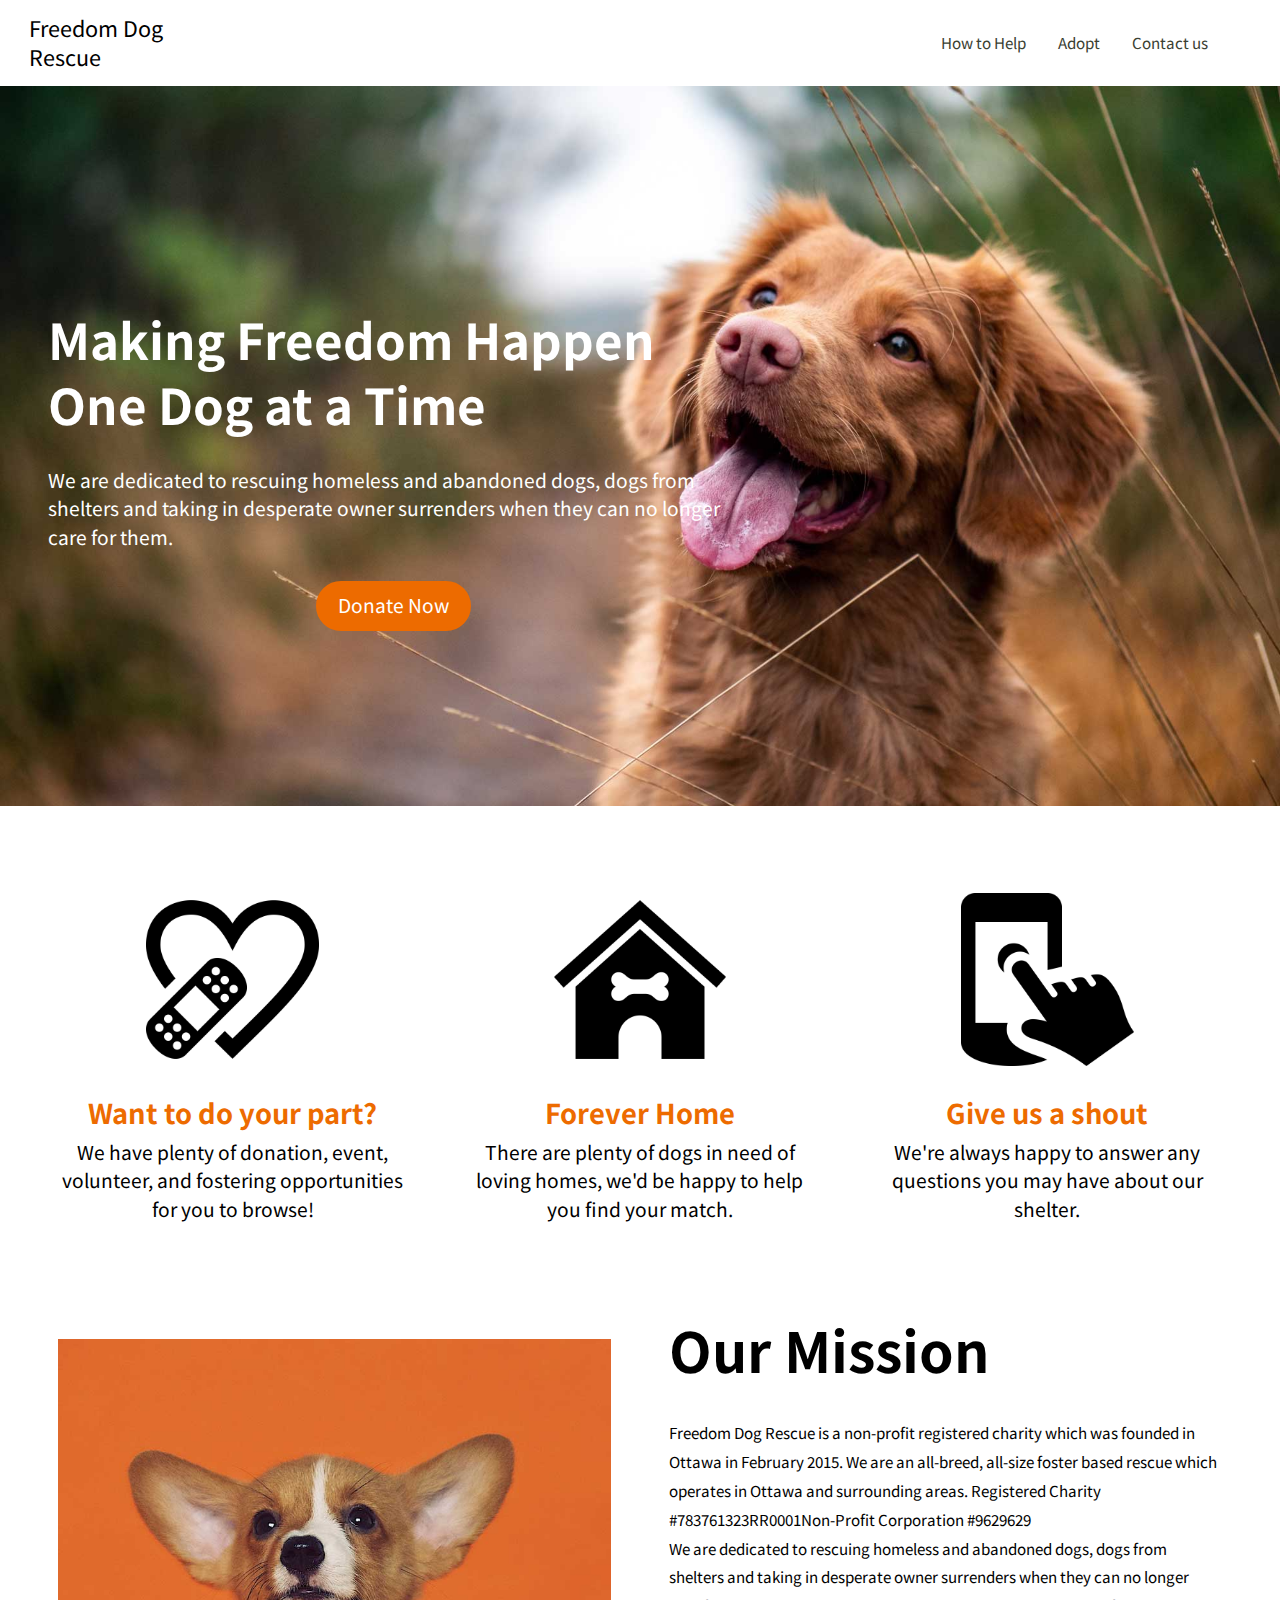
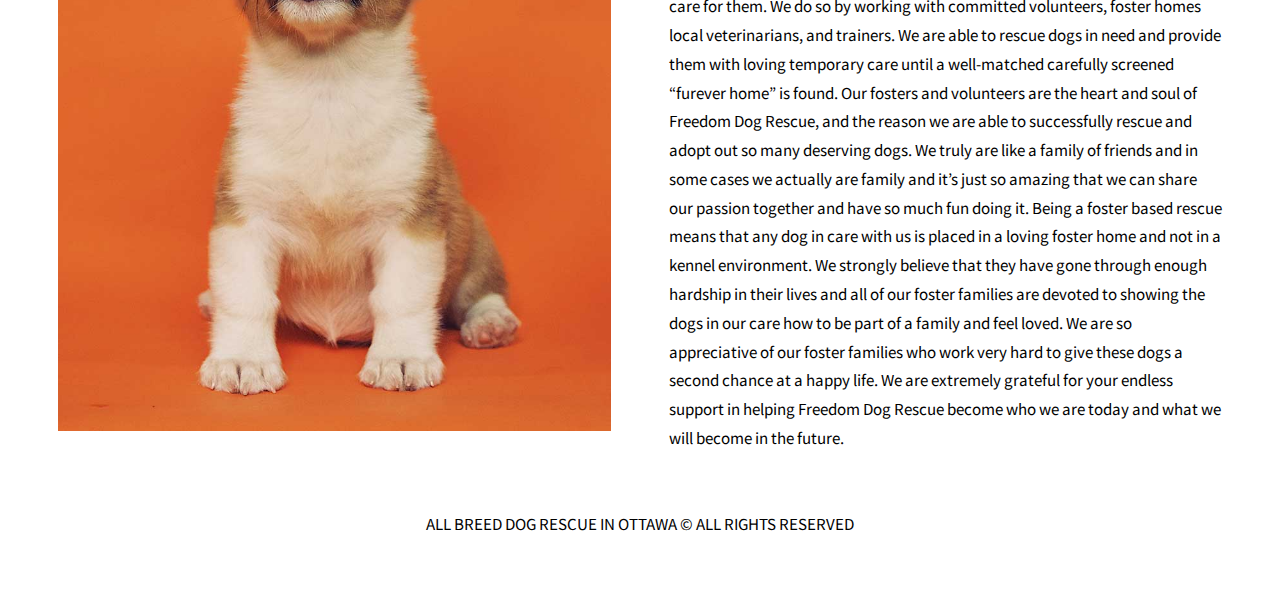
<file: index.html>
<!DOCTYPE html>
<html lang="en-ca">
<head>
  <meta charset="utf-8">
  <title>Freedom Dog Rescue - Home</title>
  <meta name="viewport" content="width=device-width,initial-scale=1">
  <link href="css/modules.css" rel="stylesheet">
  <link href="css/grid.css" rel="stylesheet">
  <link href="css/type.css" rel="stylesheet">
  <link href="css/main.css" rel="stylesheet">
  <link href="https://fonts.googleapis.com/css?family=Noto+Sans+JP:400,700,900&display=swap" rel="stylesheet">
</head>
<body>

  <ul class="skip-links">
    <li><a href="#nav">Skip to the navigation</a></li>
    <li><a href="#main">Skip to the main content</a></li>
  </ul>

  <!-- Nav -->
  <header id="nav" role="banner" class="company grid island-1-2 grid-middle gutter">
    <div class="grid unit xs-1 s-1 m-1-2 l-1-2">
      <a class="unit xs-1-4 mega push-0 black" href="index.html">Freedom Dog Rescue</a>
    </div>

    <nav role="navigation" class="unit xs-1 s-1 m-1-2 l-1-2 text-right push-0">
      <ul class="nav push-0 micro list-group">
        <li><a class="island-1-2 dark-green hover-orange" href="#">How to Help</a></li>
        <li><a class="island-1-2 dark-green orange hover-orange" href="adopt.html">Adopt</a></li>
        <li><a class="island-1-2 push-r dark-green hover-orange" href="form.html">Contact us</a></li>
      </ul>
    </nav>
  </header>

  <!-- Banner -->
  <main id="main" role="main">
    <section class="banner">
      <div class="grid">
        <div class="unit xs-0 s-0 m-1 l-1 embed embed-16by9">
          <img class="img-flex bg-dark-green embed-item" src="images/home-banner.jpg" alt="Happy dog in a field with long grass">
        </div>
        <div class="unit xs-1 s-1 m-0 l-0 embed embed-1by1">
          <img class="img-flex bg-dark-green embed-item" src="images/home-banner-mobile.jpg" alt="Happy dog in a field with long grass">
        </div>
      </div>
      <div class="island banner-text">
        <h1 class="white nina">Making Freedom Happen<br>One Dog at a Time</h1>
        <p class="white max-length">We are dedicated to rescuing homeless and abandoned dogs, dogs from shelters and taking in desperate owner surrenders when they can no longer care for them.</p>
        <div class="text-center">
          <a class="push-0 kilo btn" href="#" aria-label="Donate Now">Donate Now</a>
        </div>
      </div>
    </section>

    <!-- Iconography -->
    <section class="gutter bg-white island grid grid-middle">
      <div class="unit xs-1 s-1 m-1 l-1-3 text-center island">
        <img class="island img-flex icon" src="images/help-icon.png" alt="Icon of a heart and bandage">
        <h2 class="orange tera push-1-4">Want to do your part?</h2>
        <p class="wrapper">We have plenty of donation, event, volunteer, and fostering opportunities for you to browse!</p>
      </div>
      <div class="unit xs-1 s-1 m-1 l-1-3 text-center island">
        <img class="island img-flex icon" src="images/adopt-icon.png" alt="Icon of a doghouse">
        <h3 class="orange push-1-4">Forever Home</h3>
        <p class="wrapper">There are plenty of dogs in need of loving homes, we'd be happy to help you find your match.</p>
      </div>
      <div class="unit xs-1 s-1 m-1 l-1-3 text-center island">
        <img class="island img-flex icon" src="images/contact-icon.png" alt="Icon of a mobile phone">
        <h3 class="orange push-1-4">Give us a shout</h3>
        <p class="wrapper">We're always happy to answer any questions you may have about our shelter.</p>
      </div>
    </section>

  <!-- mission begins here -->

  <div class="grid gutter">
    <div class="unit xs-1 s-1 m-1 l-1-2">
      <img class="img-flex island" src="images/mission.jpg" alt="Cute corgi puppy sitting infront of an orange background">
    </div>
    <div class="unit xs-1 s-1 m-1 l-1-2">
      <h3 class="tena push-left gutter">Our Mission</h3>
      <p class="gutter micro">Freedom Dog Rescue is a non-profit registered charity which was founded in Ottawa in February 2015. We are an all-breed, all-size foster based rescue which operates in Ottawa and surrounding areas.  Registered Charity #783761323RR0001Non-Profit Corporation #9629629<br>We are dedicated to rescuing homeless and abandoned dogs, dogs from shelters and taking in desperate owner surrenders when they can no longer care for them. We do so by working with committed volunteers, foster homes local veterinarians, and trainers. We are able to rescue dogs in need and provide them with loving temporary care until a well-matched carefully screened “furever home” is found. Our fosters and volunteers are the heart and soul of Freedom Dog Rescue, and the reason we are able to successfully rescue and adopt out so many deserving dogs. We truly are like a family of friends and in some cases we actually are family and it’s just so amazing that we can share our passion together and have so much fun doing it. Being a foster based rescue means that any dog in care with us is placed in a loving foster home and not in a kennel environment.  We strongly believe that they have gone through enough hardship in their lives and all of our foster families are devoted to showing the dogs in our care how to be part of a family and feel loved. We are so appreciative of our foster families who work very hard to give these dogs a second chance at a happy life. We are extremely grateful for your endless support in helping Freedom Dog Rescue become who we are today and what we will become in the future.</p>
    </div>

  </main>

  <!-- footer begins here -->

  <footer role="contentinfo" class="island footer micro">
    <p>ALL BREED DOG RESCUE IN OTTAWA © ALL RIGHTS RESERVED</p>
  </footer>

</body>
</html>
</file>
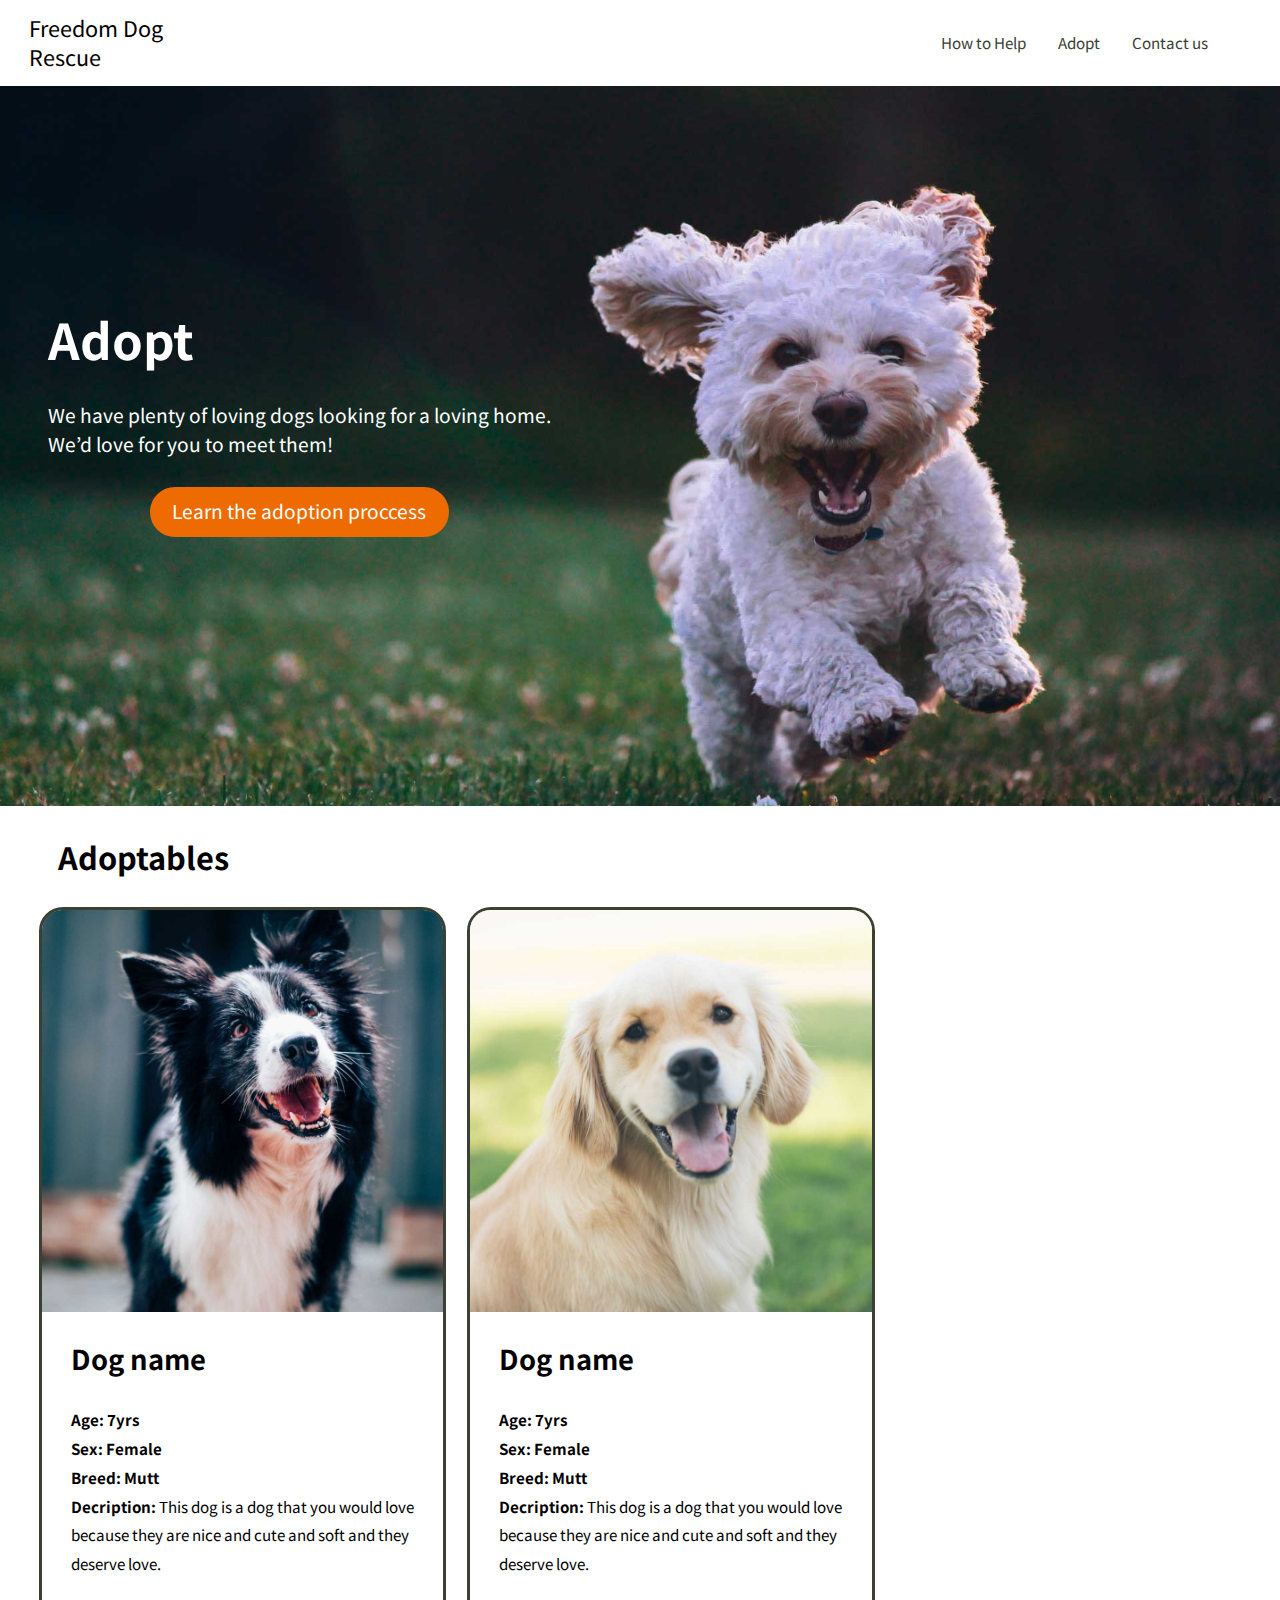
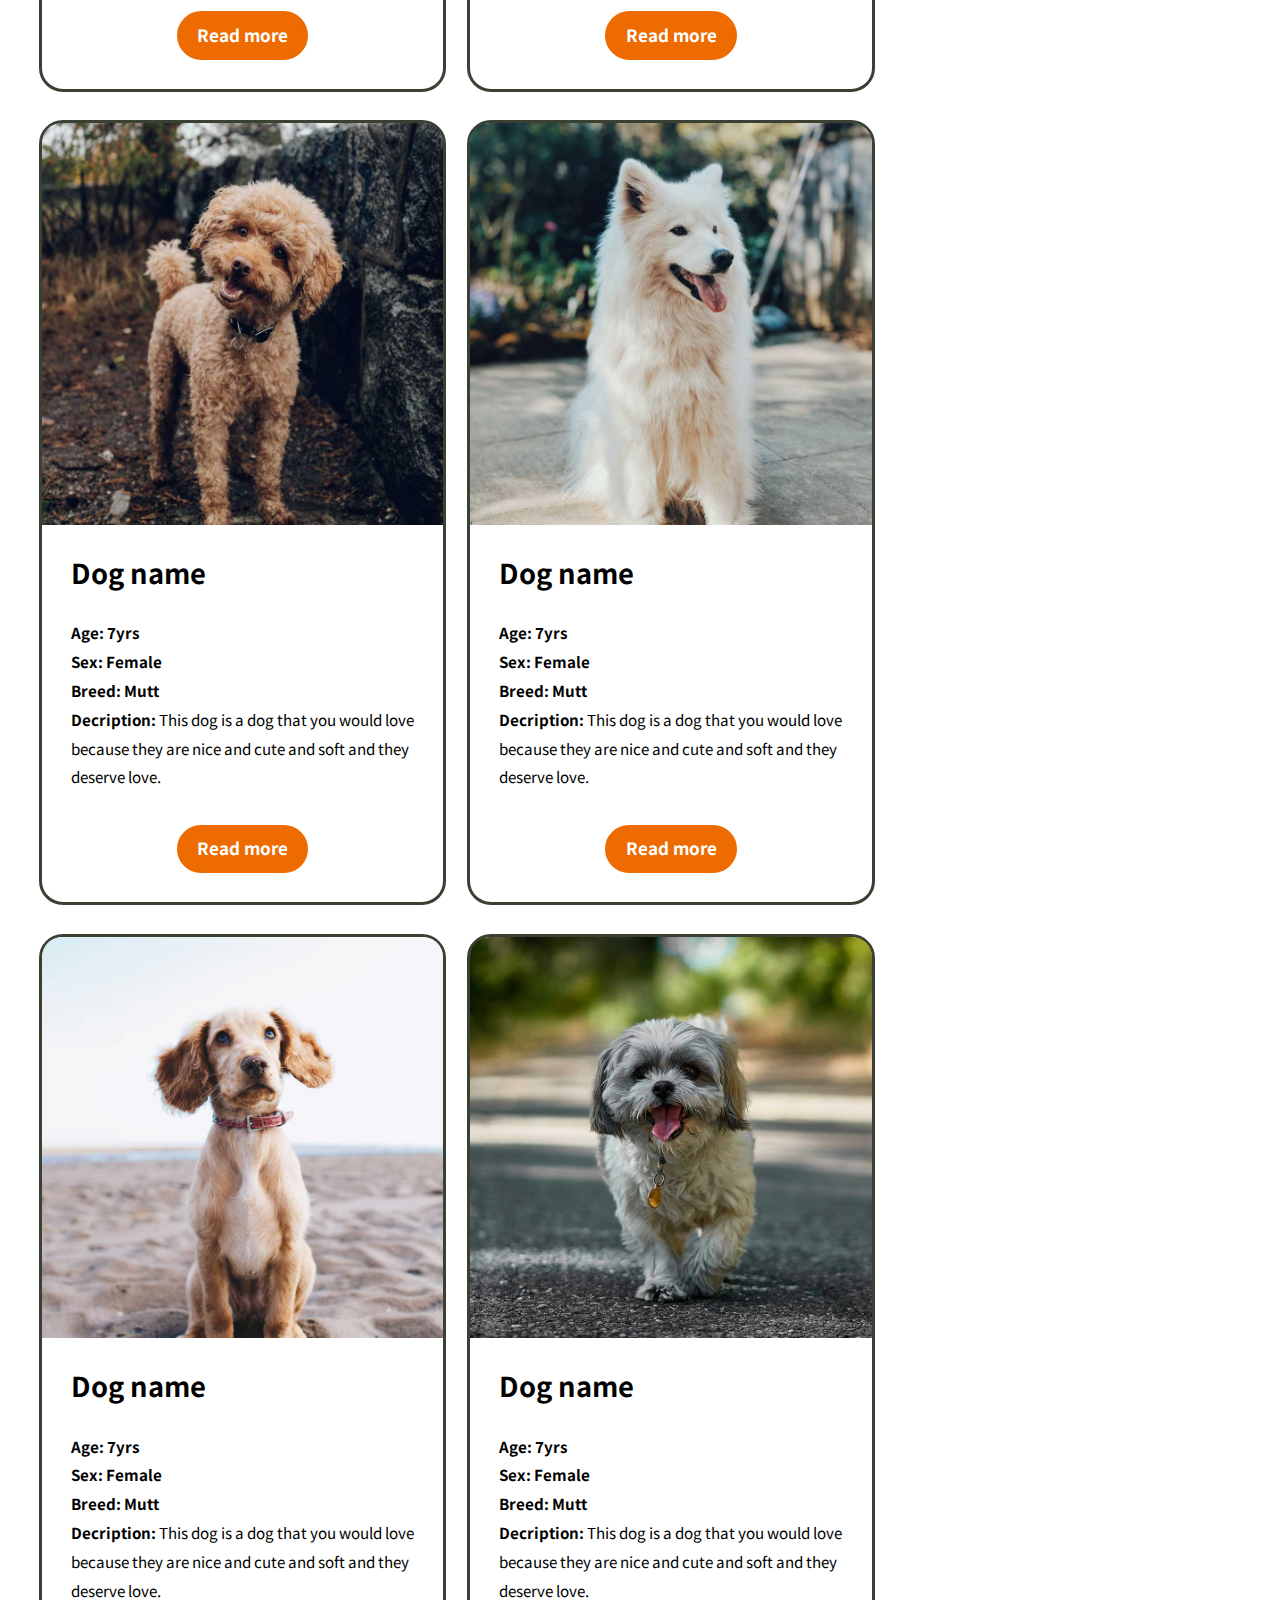
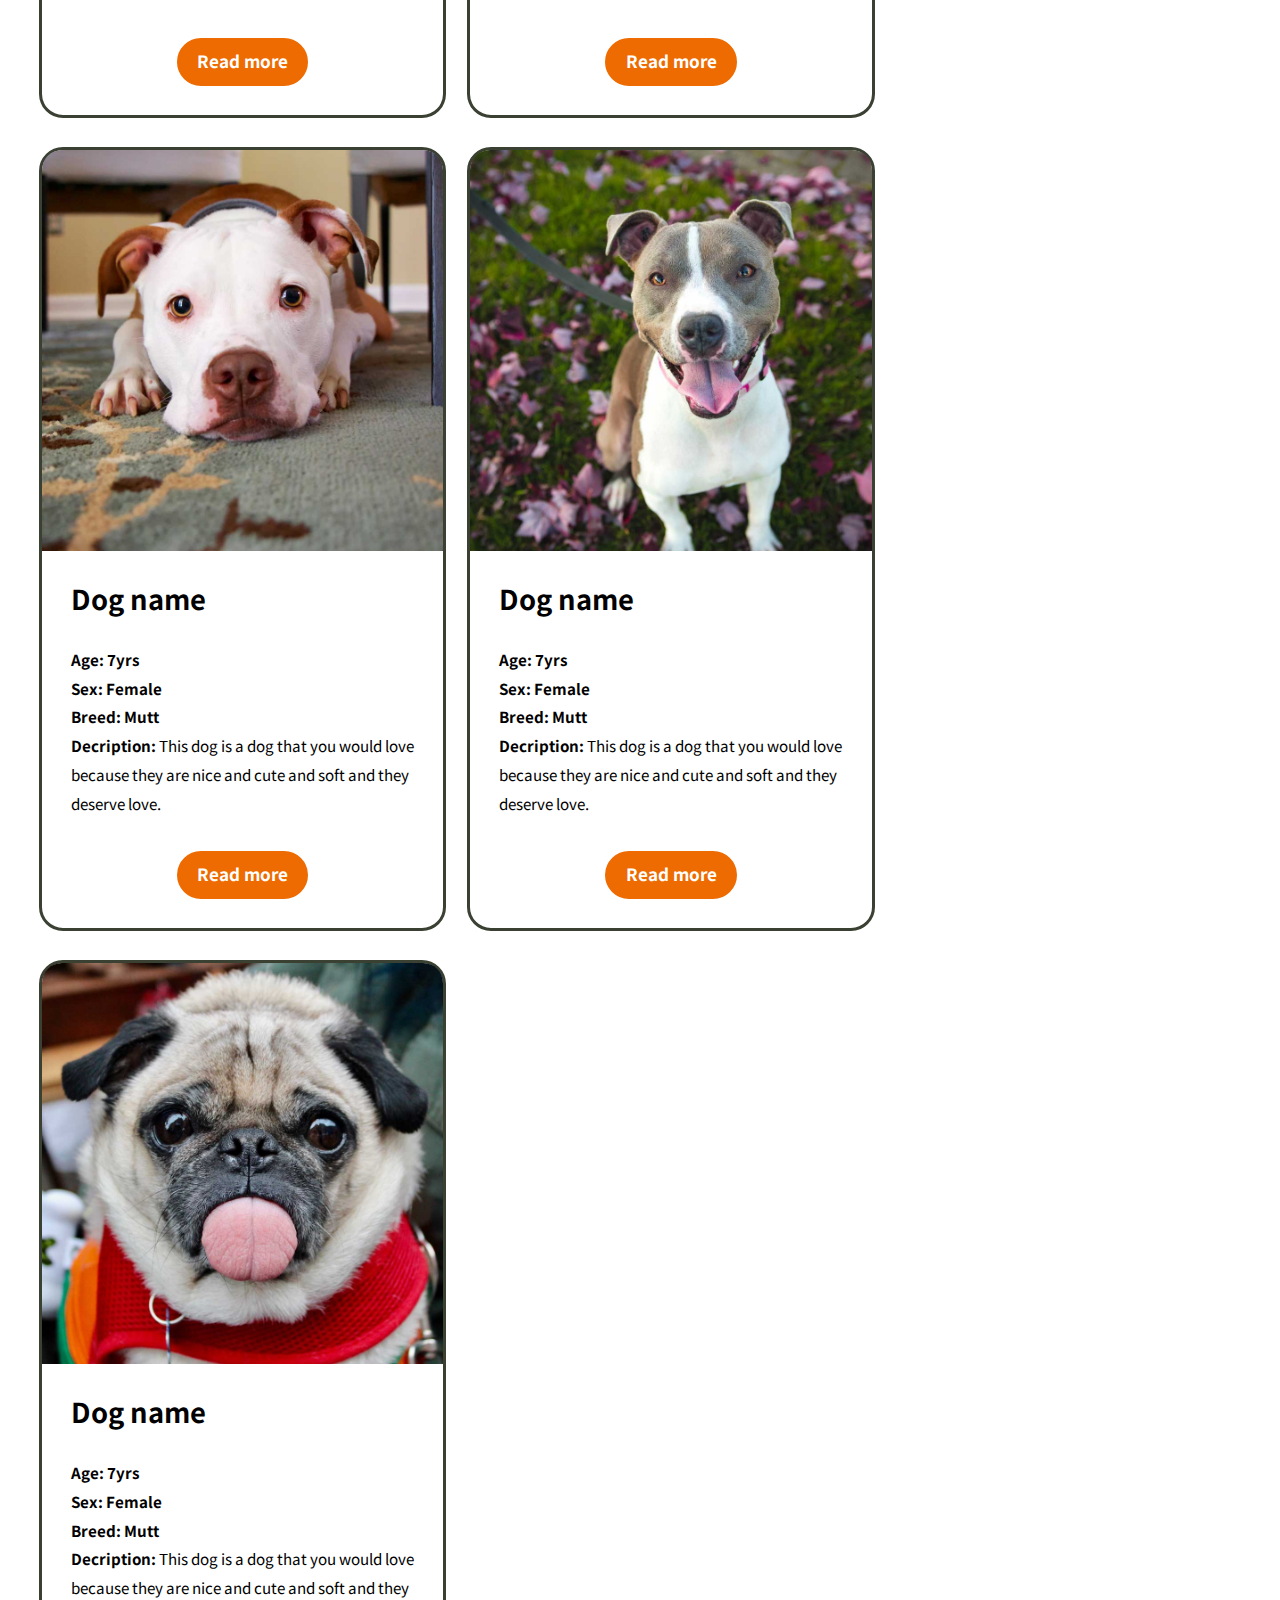
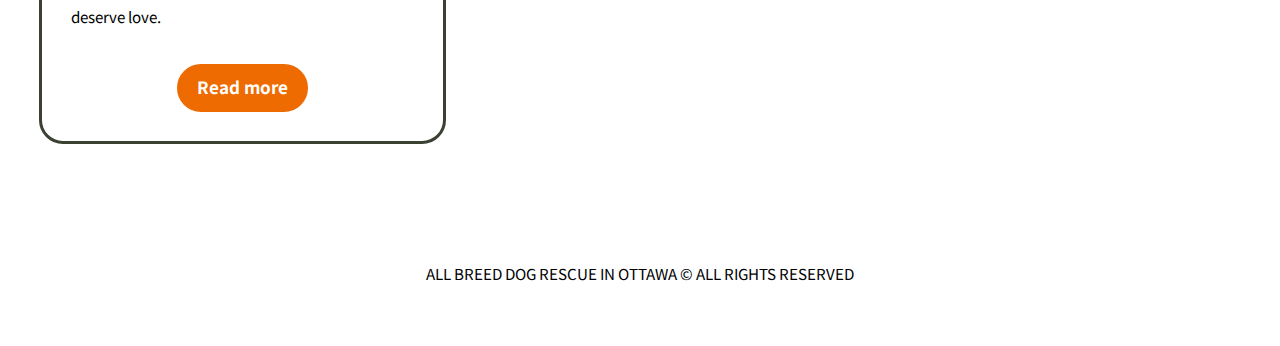
<file: adopt.html>
<!DOCTYPE html>
<html lang="en-ca">
<head>
  <meta charset="utf-8">
  <title>Freedom Dog Rescue - Adopt</title>
  <meta name="viewport" content="width=device-width,initial-scale=1">
  <link href="css/modules.css" rel="stylesheet">
  <link href="css/grid.css" rel="stylesheet">
  <link href="css/type.css" rel="stylesheet">
  <link href="css/main.css" rel="stylesheet">
  <link href="https://fonts.googleapis.com/css?family=Noto+Sans+JP:400,700,900&display=swap" rel="stylesheet">
</head>
<body>

  <ul class="skip-links">
    <li><a href="#nav">Skip to the navigation</a></li>
    <li><a href="#main">Skip to the main content</a></li>
  </ul>

  <!-- Nav -->
  <header id="nav" role="banner" class="company grid island-1-2 grid-middle gutter">
    <div class="grid unit xs-1 s-1 m-1-2 l-1-2">
      <a class="unit xs-1-4 mega push-0 black" href="index.html">Freedom Dog Rescue</a>
    </div>

    <nav role="navigation" class="unit xs-1 s-1 m-1-2 l-1-2 text-right push-0">
      <ul class="nav push-0 micro list-group">
        <li><a class="island-1-2 dark-green hover-orange" href="#">How to Help</a></li>
        <li><a class="island-1-2 dark-green orange hover-orange" href="adopt.html">Adopt</a></li>
        <li><a class="island-1-2 push-r dark-green hover-orange" href="form.html">Contact us</a></li>
      </ul>
    </nav>
  </header>

  <!-- Banner -->
  <main id="main" role="main">
    <section class="banner">
      <div class="grid">
        <div class="unit xs-0 s-0 m-1 l-1 embed embed-16by9">
          <img class="img-flex bg-dark-green embed-item" src="images/adopt-banner.jpg" alt="Small white dog running in a field">
        </div>
        <div class="unit xs-1 s-1 m-0 l-0 embed embed-1by1">
          <img class="img-flex bg-dark-green embed-item" src="images/adopt-banner-mobile.jpg" alt="Small white dog running in a field">
        </div>
      </div>
      <div class="island banner-text">
        <h1 class="white nina">Adopt</h1>
        <p class="white max-length">We have plenty of loving dogs looking for a loving home.<br>We’d love for you to meet them!</p>
        <div class="text-center">
          <a class="push-0 kilo btn" href="#" aria-label="Learn the adoption proccess">Learn the adoption proccess</a>
        </div>
      </div>
    </section>

  <!-- cards -->
    <div class="grid island gutter">
      <h2 class="unit xs-1 s-1 m-1 l-1 gutter">Adoptables<h2>
      <div class="unit xs-1 s-1 m-1-3 l-1-3 border-dark hover-border card push">
        <img class="img-flex push card-img" src="images/adopt1.jpg" alt="Dog for adoption">
        <h3 class="gutter">Dog name</h3>
        <p class="micro gutter"><strong>Age: 7yrs<br>Sex: Female<br>Breed: Mutt<br>Decription:</strong> This dog is a dog that you would love because they are nice and cute and soft and they deserve love.</p>
        <p class="micro gutter"></p>
        <div class="text-center push">
          <a class="push-0 milli btn" href="#" aria-label="Read more">Read more</a>
        </div>
      </div>

      <div class="unit xs-1 s-1 m-1-3 l-1-3 border-dark hover-border card push">
        <img class="img-flex push card-img" src="images/adopt2.jpg" alt="Dog for adoption">
        <h3 class="gutter">Dog name</h3>
        <p class="micro gutter"><strong>Age: 7yrs<br>Sex: Female<br>Breed: Mutt<br>Decription:</strong> This dog is a dog that you would love because they are nice and cute and soft and they deserve love.</p>
        <p class="micro gutter"></p>
        <div class="text-center push">
          <a class="push-0 milli btn" href="#" aria-label="Read more">Read more</a>
        </div>
      </div>

      <div class="unit xs-1 s-1 m-1-3 l-1-3 border-dark hover-border card push">
        <img class="img-flex push card-img" src="images/adopt3.jpg" alt="Dog for adoption">
        <h3 class="gutter">Dog name</h3>
        <p class="micro gutter"><strong>Age: 7yrs<br>Sex: Female<br>Breed: Mutt<br>Decription:</strong> This dog is a dog that you would love because they are nice and cute and soft and they deserve love.</p>
        <p class="micro gutter"></p>
        <div class="text-center push">
          <a class="push-0 milli btn" href="#" aria-label="Read more">Read more</a>
        </div>
      </div>

      <div class="unit xs-1 s-1 m-1-3 l-1-3 border-dark hover-border card push">
        <img class="img-flex push card-img" src="images/adopt4.jpg" alt="Dog for adoption">
        <h3 class="gutter">Dog name</h3>
        <p class="micro gutter"><strong>Age: 7yrs<br>Sex: Female<br>Breed: Mutt<br>Decription:</strong> This dog is a dog that you would love because they are nice and cute and soft and they deserve love.</p>
        <p class="micro gutter"></p>
        <div class="text-center push">
          <a class="push-0 milli btn" href="#" aria-label="Read more">Read more</a>
        </div>
      </div>

      <div class="unit xs-1 s-1 m-1-3 l-1-3 border-dark hover-border card push">
        <img class="img-flex push card-img" src="images/adopt5.jpg" alt="Dog for adoption">
        <h3 class="gutter">Dog name</h3>
        <p class="micro gutter"><strong>Age: 7yrs<br>Sex: Female<br>Breed: Mutt<br>Decription:</strong> This dog is a dog that you would love because they are nice and cute and soft and they deserve love.</p>
        <p class="micro gutter"></p>
        <div class="text-center push">
          <a class="push-0 milli btn" href="#" aria-label="Read more">Read more</a>
        </div>
      </div>

      <div class="unit xs-1 s-1 m-1-3 l-1-3 border-dark hover-border card push">
        <img class="img-flex push card-img" src="images/adopt6.jpg" alt="Dog for adoption">
        <h3 class="gutter">Dog name</h3>
        <p class="micro gutter"><strong>Age: 7yrs<br>Sex: Female<br>Breed: Mutt<br>Decription:</strong> This dog is a dog that you would love because they are nice and cute and soft and they deserve love.</p>
        <p class="micro gutter"></p>
        <div class="text-center push">
          <a class="push-0 milli btn" href="#" aria-label="Read more">Read more</a>
        </div>
      </div>

      <div class="unit xs-1 s-1 m-1-3 l-1-3 border-dark hover-border card push">
        <img class="img-flex push card-img" src="images/adopt7.jpg" alt="Dog for adoption">
        <h3 class="gutter">Dog name</h3>
        <p class="micro gutter"><strong>Age: 7yrs<br>Sex: Female<br>Breed: Mutt<br>Decription:</strong> This dog is a dog that you would love because they are nice and cute and soft and they deserve love.</p>
        <p class="micro gutter"></p>
        <div class="text-center push">
          <a class="push-0 milli btn" href="#" aria-label="Read more">Read more</a>
        </div>
      </div>

      <div class="unit xs-1 s-1 m-1-3 l-1-3 border-dark hover-border card push">
        <img class="img-flex push card-img" src="images/adopt8.jpg" alt="Dog for adoption">
        <h3 class="gutter">Dog name</h3>
        <p class="micro gutter"><strong>Age: 7yrs<br>Sex: Female<br>Breed: Mutt<br>Decription:</strong> This dog is a dog that you would love because they are nice and cute and soft and they deserve love.</p>
        <p class="micro gutter"></p>
        <div class="text-center push">
          <a class="push-0 milli btn" href="#" aria-label="Read more">Read more</a>
        </div>
      </div>

      <div class="unit xs-1 s-1 m-1-3 l-1-3 border-dark hover-border card push">
        <img class="img-flex push card-img" src="images/adopt9.jpg" alt="Dog for adoption">
        <h3 class="gutter">Dog name</h3>
        <p class="micro gutter"><strong>Age: 7yrs<br>Sex: Female<br>Breed: Mutt<br>Decription:</strong> This dog is a dog that you would love because they are nice and cute and soft and they deserve love.</p>
        <p class="micro gutter"></p>
        <div class="text-center push">
          <a class="push-0 milli btn" href="#" aria-label="Read more">Read more</a>
        </div>
      </div>


    </div>



  </main>

  <!-- footer begins here -->

  <footer role="contentinfo" class="island footer micro">
    <p>ALL BREED DOG RESCUE IN OTTAWA © ALL RIGHTS RESERVED</p>
  </footer>

</body>
</html>
</file>
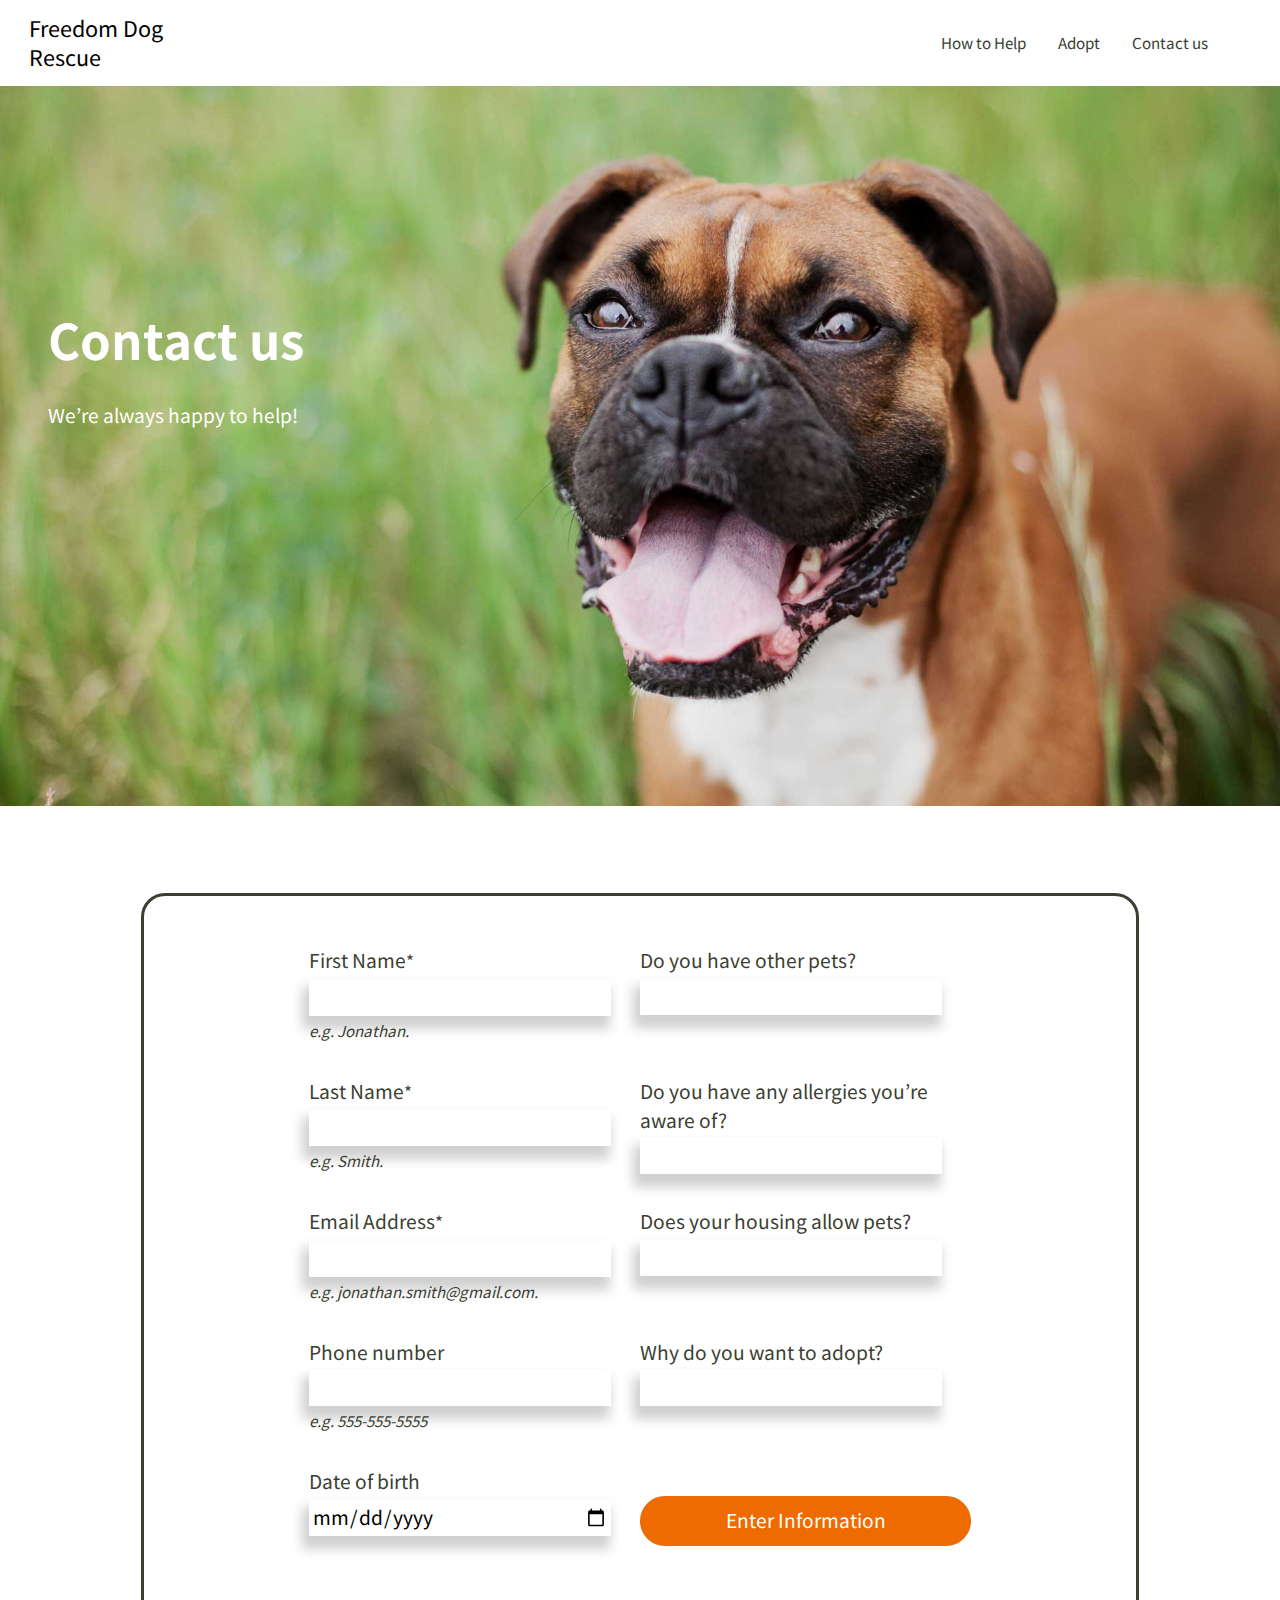
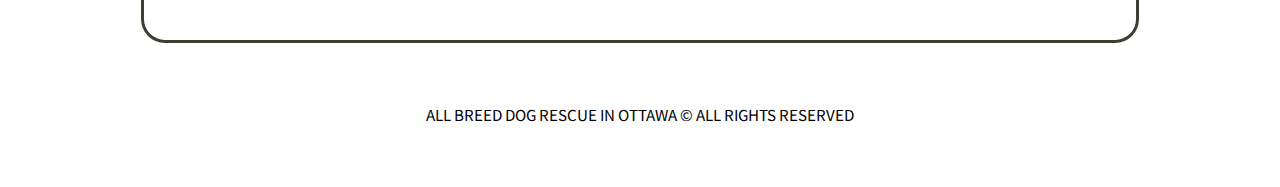
<file: form.html>
<!DOCTYPE html>
<html lang="en-ca">
<head>
  <meta charset="utf-8">
  <title>Freedom Dog Rescue - Contact us</title>
  <meta name="viewport" content="width=device-width,initial-scale=1">
  <link href="css/modules.css" rel="stylesheet">
  <link href="css/grid.css" rel="stylesheet">
  <link href="css/type.css" rel="stylesheet">
  <link href="css/main.css" rel="stylesheet">
  <link href="https://fonts.googleapis.com/css?family=Noto+Sans+JP:400,700,900&display=swap" rel="stylesheet">
</head>
<body>

  <ul class="skip-links">
    <li><a href="#nav">Skip to the navigation</a></li>
    <li><a href="#main">Skip to the main content</a></li>
  </ul>

  <!-- Nav -->
  <header id="nav" role="banner" class="company grid island-1-2 grid-middle gutter">
    <div class="grid unit xs-1 s-1 m-1-2 l-1-2">
      <a class="unit xs-1-4 mega push-0 black" href="index.html">Freedom Dog Rescue</a>
    </div>

    <nav role="navigation" class="unit xs-1 s-1 m-1-2 l-1-2 text-right push-0">
      <ul class="nav push-0 micro list-group">
        <li><a class="island-1-2 dark-green hover-orange" href="#">How to Help</a></li>
        <li><a class="island-1-2 dark-green orange hover-orange" href="adopt.html">Adopt</a></li>
        <li><a class="island-1-2 push-r dark-green hover-orange" href="form.html">Contact us</a></li>
      </ul>
    </nav>
  </header>

  <!-- Banner -->
  <main id="main" role="main">
    <section class="banner">
      <div class="grid">
        <div class="unit xs-0 s-0 m-1 l-1 embed embed-16by9">
          <img class="img-flex bg-dark-green embed-item" src="images/form-banner.jpg" alt="Happy dog in a field with long grass">
        </div>
        <div class="unit xs-1 s-1 m-0 l-0 embed embed-1by1">
          <img class="img-flex bg-dark-green embed-item" src="images/form-banner-mobile.jpg" alt="Happy dog in a field with long grass">
        </div>
      </div>
      <div class="island banner-text">
        <h1 class="white nina">Contact us</h1>
        <p class="white max-length">We’re always happy to help!</p>
      </div>
    </section>

      <section class="bg-sign-up island">
      <div class=wrapper>
        <h1 class="pad-b-1-2 peta push-0 white">Create an Account</h1>
          <section class="bg-white border-dark island">
            <form class="island-1-2 push-1-2 max-length" method="POST" action="…">
              <fieldset class="push-0">

                <div class="grid">
                  <div class="unit xs-1 s-1 m-1-2 l-1-2 push different">
                    <label class="kilo pad-b-1-8 dark-green" for="text">First Name<small class="requiorange">*</small></label>
                    <input class="feild" id="first-name" type="text" requiorange>
                    <p class="push-0 pad-b-1-8 micro italic dark-green">e.g. Jonathan.</p>
                  </div>

                  <div class="unit xs-1 s-1 m-1-2 l-1-2 push different">
                    <label class="kilo pad-b-1-8 dark-green" for="text">Do you have other pets?</label>
                    <input class="feild" id="conditions" type="text">
                  </div>

                  <div class="unit xs-1 s-1 m-1-2 l-1-2 push different">
                    <label class="kilo pad-b-1-8 dark-green" for="text">Last Name<small class="requiorange">*</small></label>
                    <input class="feild" id="last-name" type="text" requiorange>
                    <p class="push-0 pad-b-1-8 micro italic dark-green">e.g. Smith.</p>
                  </div>

                  <div class="unit xs-1 s-1 m-1-2 l-1-2 push different">
                    <label class="kilo pad-b-1-8 dark-green" for="text">Do you have any allergies you’re aware of?</label>
                    <input class="feild" id="injuries" type="text">
                  </div>

                  <div class="unit xs-1 s-1 m-1-2 l-1-2 push different">
                    <label class="kilo pad-b-1-8 dark-green" for="email">Email Address<small class="requiorange">*</small></label>
                    <input class="feild" id="email" type="email" requiorange>
                    <p class="push-0 pad-b-1-8 micro italic dark-green">e.g. jonathan.smith@gmail.com.</p>
                  </div>

                  <div class="unit xs-1 s-1 m-1-2 l-1-2 push different">
                    <label class="kilo pad-b-1-8 dark-green" for="text">Does your housing allow pets?</label>
                    <input class="feild" id="medications" type="text">
                  </div>

                  <div class="unit xs-1 s-1 m-1-2 l-1-2 push different">
                    <label class="kilo pad-b-1-8 dark-green" for="phonenumber">Phone number</label>
                    <input class="feild" id="password" type="password" requiorange>
                    <p class="push-0 pad-b-1-8 micro italic dark-green">e.g. 555-555-5555</p>
                  </div>

                  <div class="unit xs-1 s-1 m-1-2 l-1-2 push different">
                    <label class="kilo pad-b-1-8 dark-green" for="text">Why do you want to adopt?</label>
                    <input class="feild" id="text" type="text">
                  </div>

                  <div class="unit xs-1 s-1 m-1-2 l-1-2 push different">
                    <label class="kilo pad-b-1-8 dark-green" for="birth">Date of birth</label>
                    <input class="feild maybe" id="birth" type="date" requiorange>
                  </div>

                  <div class="unit-content-distibute unit xs-1 s-1 m-1-2 l-1-2 pad-t pad-b push-0 text-center">
                    <a class="kilo btn btn-green content-fill text-center" href="success.html">Enter Information</a>
                  </div>
                </div>
              </fieldset>
            </form>
          </section>
        </div>
        </section>
    </main>

  <!-- footer begins here -->

  <footer role="contentinfo" class="island footer micro">
    <p>ALL BREED DOG RESCUE IN OTTAWA © ALL RIGHTS RESERVED</p>
  </footer>

</body>
</html>
</file>
<file: css/modules.css>
/*
 * Modulifier || Code released under the UNLICENSE
 * Code under other copyrights & licenses listed below.
 * https://modulifier.web-dev.tools/#responsive;images;list-group;embed;media-object;icons;hidden;positioning;nice-lists;forms;buttons;accessibility;print
 */

@-moz-viewport { width: device-width; scale: 1; }
@-ms-viewport { width: device-width; scale: 1; }
@-o-viewport { width: device-width; scale: 1; }
@-webkit-viewport { width: device-width; scale: 1; }
@viewport { width: device-width; scale: 1; }

html {
  box-sizing: border-box;
  -moz-text-size-adjust: 100%;
  -ms-text-size-adjust: 100%;
  -webkit-text-size-adjust: 100%;
  text-size-adjust: 100%;
}

*, *::before, *::after {
  box-sizing: inherit;
}

body {
  margin: 0;
}

article,
aside,
details,
figcaption,
figure,
footer,
header,
main,
menu,
nav,
section,
summary {
  display: block;
}

audio,
canvas,
progress,
video {
  display: inline-block;
  vertical-align: baseline;
}

template {
  display: none;
}

details {
  cursor: pointer;
}

audio:not([controls]) {
  display: none;
  height: 0;
}

a,
area,
button,
input,
label,
select,
textarea,
[tabindex] {
  -ms-touch-action: manipulation;
  touch-action: manipulation;
}

img {
  border: 0;
}

.img-flex,
.img-flex img {
  display: block;
  width: 100%;
}

svg {
  fill: currentColor;
}

svg:not(:root) {
  overflow: hidden;
}

svg.img-flex {
  width: 100%;
  height: 100%;
}

.image-replacement, .ir {
  overflow: hidden;
  direction: ltr;
  text-align: left;
  text-indent: 100%;
  white-space: nowrap;
}

.list-group, .list-group-inline, .list-group--inline {
  padding-left: 0;
  list-style-type: none;
}

.list-group > dd {
  margin-left: 0;
}

.list-group-inline::before,
.list-group-inline::after,
.list-group--inline::before,
.list-group--inline::after {
  content: "";
  display: table;
}

.list-group-inline::after,
.list-group--inline::after {
  clear: both;
}

.list-group-inline > li,
.list-group--inline > li {
  display: inline-block;
}

.list-group-inline > dt,
.list-group--inline > dt {
  clear: left;
  float: left;
  width: 11em;
}

.list-group-inline > dd,
.list-group--inline > dd {
  float: left;
  min-width: 12em;
}

.embed {
  margin-left: 0;
  margin-right: 0;
  overflow: hidden;
  position: relative;
  width: 100%;
}

.embed-1by1, .embed--1by1 {
  padding-top: 100%; /* Square */
}

.embed-4by3, .embed--4by3 {
  padding-top: 75%; /* Traditional TV/computer screens */
}

.embed-iso216, .embed--iso216 {
  padding-top: 70.92%; /* A-standard paper sizes */
}

.embed-3by2, .embed--3by2 {
  padding-top: 66.6%; /* Classic 35 mm film & most digital photos, landscape */
}

.embed-2by3, .embed--2by3 {
  padding-top: 150%; /* Classic 35 mm film & most digital photos, portrait */
}

.embed-golden, .embed--golden {
  padding-top: 61.8%; /* The Golden Ratio */
}

.embed-16by9, .embed--16by9 {
  padding-top: 56.25%; /* HD TV */
}

.embed-185by100, .embed--185by100 {
  padding-top: 54.05%; /* Common widescreen cinema */
}

.embed-24by10, .embed--24by10 {
  padding-top: 41.667%; /* Widescreen cinema: 2.4:1 */
}

.embed-3by1, .embed--3by1 {
  padding-top: 33.3333%; /* Panorama photos */
}

.embed-4by1, .embed--4by1 {
  padding-top: 25%; /* Polyvision */
}

.embed-5by1, .embed--5by1 {
  padding-top: 20%; /* Really wide... */
}

.embed-item, .embed__item {
  min-height: 100%;
  left: 0;
  position: absolute;
  top: 0;
  width: 100%;
}

.media {
  overflow: hidden;
}

.media-img, .media__img {
  float: left;
}

.media-img-reversed, .media__img--reversed {
  float: right;
}

.media-img-stacked, .media__img--stacked {
  float: none;
}

.media-body, .media__body {
  overflow: hidden;
  min-width: 12em; /* Slightly less than 200px, responsiveness built in */
}

.icon {
  display: inline-block;
  position: relative;
  background: transparent none no-repeat center center;
  background-size: contain;
  vertical-align: middle;
}

.i-16, .i--16 {
  height: 16px;
  width: 16px;
}

.i-18, .i--18 {
  height: 18px;
  width: 18px;
}

.i-20, .i--20 {
  height: 20px;
  width: 20px;
}

.i-24, .i--24 {
  height: 24px;
  width: 24px;
}

.i-32, .i--32 {
  height: 32px;
  width: 32px;
}

.i-48, .i--48 {
  height: 48px;
  width: 48px;
}

.i-64, .i--64 {
  height: 64px;
  width: 64px;
}

.i-96, .i--96 {
  height: 96px;
  width: 96px;
}

.i-128, .i--128 {
  height: 128px;
  width: 128px;
}

.i-192, .i--192 {
  height: 192px;
  width: 192px;
}

.i-256, .i--256 {
  height: 256px;
  width: 256px;
}

.icon img,
.icon svg {
  left: 0;
  height: 100%;
  position: absolute;
  top: 0;
  width: 100%;
  fill: currentColor;
}

.icon-label {
  vertical-align: middle;
}

.icon-link,
.icon-link:focus,
.icon-link:hover {
  text-decoration: none;
}

[hidden], .hidden {
  /* stylelint-disable declaration-no-important */
  display: none !important;
  visibility: hidden !important;
  /* stylelint-enable */
}

.visually-hidden {
  height: 1px;
  margin: -1px;
  overflow: hidden;
  padding: 0;
  position: absolute;
  width: 1px;
  border: 0;
  clip: rect(0 0 0 0);
  clip-path: inset(50%);
}

.visually-hidden.focusable:active, .visually-hidden.focusable:focus {
  height: auto;
  margin: 0;
  overflow: visible;
  position: static;
  width: auto;
  clip: auto;
  clip-path: none;
}

.invisible {
  visibility: hidden;
}

.chop,
.crop {
  overflow: hidden;
}

.truncate {
  max-width: 100%;
  overflow: hidden;
  width: 100%;
  text-overflow: ellipsis;
  white-space: nowrap;
}

.scrollable {
  max-width: 100%;
  overflow-x: auto;
  overflow-y: hidden;
  -webkit-overflow-scrolling: touch;
}

.flex-row {
  display: -webkit-flex;
  display: -ms-flexbox;
  display: flex;
}

.flex-justify {
  -webkit-justify-content: space-between;
  -ms-flex-pack: space-between;
  justify-content: space-between;
}

.flex-align-center {
  -webkit-align-items: center;
  -ms-flex-align: center;
  align-items: center;
}

.center-text,
.center-flow {
  text-align: center;
}

.center-block {
  margin-left: auto;
  margin-right: auto;
}

.no-auto-margins,
.not-centered {
  /* stylelint-disable declaration-no-important */
  margin-left: 0 !important;
  margin-right: 0 !important;
  /* stylelint-enable */
}

.center-content,
.center-content-vertical,
.center-contents,
.center-contents-vertical {
  display: -webkit-flex;
  display: -ms-flexbox;
  display: flex;
  -webkit-justify-content: center;
  -ms-flex-pack: center;
  justify-content: center;
  -webkit-align-items: center;
  -ms-flex-align: center;
  align-items: center;
  -webkit-align-content: center;
  -ms-flex-line-pack: center;
  align-content: center;
  -webkit-flex-direction: column wrap;
  -ms-flex-direction: column wrap;
  flex-flow: column wrap;
}

.center-content-start,
.center-content-vertical-start,
.center-contents-start,
.center-contents-vertical-start {
  display: -webkit-flex;
  display: -ms-flexbox;
  display: flex;
  -webkit-justify-content: center;
  -ms-flex-pack: center;
  justify-content: center;
  -webkit-flex-direction: column wrap;
  -ms-flex-direction: column wrap;
  flex-flow: column wrap;
}

.center-content-horizontal,
.center-contents-horizontal {
  display: -webkit-flex;
  display: -ms-flexbox;
  display: flex;
  -webkit-justify-content: center;
  -ms-flex-pack: center;
  justify-content: center;
  -webkit-align-items: center;
  -ms-flex-align: center;
  align-items: center;
  -webkit-align-content: center;
  -ms-flex-line-pack: center;
  align-content: center;
  -webkit-flex-direction: row wrap;
  -ms-flex-direction: row wrap;
  flex-flow: row wrap;
}

.clearfix::after {
  content: " ";
  display: block;
  clear: both;
}

.left {
  float: left;
}

.right {
  float: right;
}

.inline {
  display: inline;
}

.block {
  display: block;
}

.inline-block, .ib {
  display: inline-block;
}

.valign-top {
  vertical-align: top;
}

.valign-bottom {
  vertical-align: bottom;
}

.valign-middle {
  vertical-align: middle;
}

.fixed {
  position: fixed;
}

.relative {
  position: relative;
}

[class*="pin-"],
.absolute {
  position: absolute;
}

.static {
  position: static;
}

.zindex-1 {
  z-index: 1;
}

.zindex-2 {
  z-index: 2;
}

.zindex-3 {
  z-index: 3;
}

.zindex-1000 {
  z-index: 1000;
}

.pin-top-left,
.pin-left-top,
.pin-tl,
.pin-lt {
  top: 0;
  left: 0;
}

.pin-top-right,
.pin-right-top,
.pin-tr,
.pin-rt {
  top: 0;
  right: 0;
}

.pin-bottom-left,
.pin-left-bottom,
.pin-bl,
.pin-lb {
  bottom: 0;
  left: 0;
}

.pin-bottom-right,
.pin-right-bottom,
.pin-br,
.pin-rb {
  bottom: 0;
  right: 0;
}

.pin-top-center,
.pin-center-top,
.pin-tc,
.pin-ct {
  left: 50%;
  top: 0;
  transform: translateX(-50%);
}

.pin-bottom-center,
.pin-center-bottom,
.pin-bc,
.pin-cb {
  bottom: 0;
  left: 50%;
  transform: translateX(-50%);
}

.pin-center-left,
.pin-left-center,
.pin-cl,
.pin-lc {
  left: 0;
  top: 50%;
  transform: translateY(-50%);
}

.pin-center-right,
.pin-right-center,
.pin-cr,
.pin-rc {
  right: 0;
  top: 50%;
  transform: translateY(-50%);
}

.pin-center, .pin-c {
  left: 50%;
  top: 50%;
  transform: translate(-50%, -50%);
}

.width-quarter, .w-1-4 {
  width: 25%;
}

.width-half, .w-1-2 {
  width: 50%;
}

.width-full, .w-1 {
  width: 100%;
}

.height-quarter, .h-1-4 {
  height: 25%;
}

.height-half, .h-1-2 {
  height: 50%;
}

.height-full, .h-1 {
  height: 100%;
}

.height-win-quarter, .h-w-1-4 {
  height: 25vh;
  max-height: 46em;
}

.height-win-half, .h-w-1-2 {
  height: 50vh;
  max-height: 46em;
}

.height-win-full, .h-w-1 {
  height: 100vh;
  max-height: 46em;
}

ul {
  list-style-type: none;
}

ul > li::before {
  content: "·";
  float: left;
  margin-left: -1.6em;
  width: 1.3em;
  text-align: right;
}

ol {
  counter-reset: ol-simple-numbers;
  list-style-type: none;
}

ol > li::before {
  float: left;
  margin-left: -1.6em;
  width: 1.3em;
  counter-increment: ol-simple-numbers;
  content: counter(ol-simple-numbers);
  text-align: right;
}

.list-group > li::before,
.list-group-inline > li::before,
.list-group--inline > li::before {
  content: none;
}

/* stylelint-disable no-descending-specificity */

/*
 * (c) Nicolas Gallagher and Jonathan Neal of Normalize.css || MIT License
 *     https://necolas.github.io/normalize.css/
 */

button,
input,
optgroup,
select,
textarea {
  color: inherit;
  font: inherit;
  margin: 0;
}

button,
input {
  overflow: visible;
}

button,
select {
  text-transform: none;
}

button,
html [type="button"],
[type="reset"],
[type="submit"] {
  -webkit-appearance: button;
  cursor: pointer;
}

button[disabled],
html input[disabled] {
  cursor: default;
}

button::-moz-focus-inner,
input::-moz-focus-inner {
  border: 0;
  padding: 0;
}

[type="checkbox"],
[type="radio"] {
  opacity: 0;
  position: absolute;
  height: 1px;
  width: 1px;
}

[type="number"]::-webkit-inner-spin-button,
[type="number"]::-webkit-outer-spin-button {
  height: auto;
}

[type="search"]::-webkit-search-cancel-button,
[type="search"]::-webkit-search-decoration {
  -webkit-appearance: none;
}

fieldset {
  padding-left: 0;
  padding-right: 0;

  border: 0;
  border-top: 2px solid #666;
}

legend {
  color: inherit;
  display: table;
  max-width: 100%;
  padding: 0 .3em 0 0;
  white-space: normal;

  border: 0;

  font-weight: bold;
}

optgroup {
  font-weight: bold;
}

::-webkit-input-placeholder {
  color: inherit;
  opacity: .54;
}

::-webkit-file-upload-button {
  -webkit-appearance: button;
  font: inherit;
}

/* End Normalize.css code */

label,
.label-block {
  display: block;
  cursor: pointer;
}

[type="checkbox"] + label,
[type="radio"] + label,
.label-inline {
  display: inline-block;
}

input:not([type]),
[type="text"],
[type="number"],
[type="search"],
[type="url"],
[type="email"],
[type="password"],
[type="tel"],
[type="datetime-local"],
[type="month"],
[type="week"],
[type="date"],
[type="time"],
[type="range"],
select,
textarea {
  -moz-appearance: none;
  -webkit-appearance: none;
  appearance: none;
}

input,
textarea {
  display: block;
  width: 100%;

  background-color: #fff;
  border: 2px solid #666;
  border-radius: 0;
}

label {
  vertical-align: middle;
}

textarea {
  max-width: 100%;
  min-height: 4em;
  overflow: auto;
}

[type="color"] {
  display: inline-block;
  width: 2em;
}

select {
  display: block;
  width: 100%;

  background-image: url("data:image/svg+xml,%3Csvg xmlns='http://www.w3.org/2000/svg' width='256' height='256' viewBox='0 0 256 256'%3E%3Cpath fill='none' stroke='%23000' stroke-miterlimit='10' stroke-width='70' d='M36.3 82.1l91.9 91.8 91.5-91.8'/%3E%3C/svg%3E");
  background-repeat: no-repeat;
  background-position: calc(100% - .4em) center;
  background-size: 18px auto;
  background-color: #fff;
  border: 2px solid #666;
  border-radius: 0;
}

[type="checkbox"] + label::before {
  content: " ";
  display: inline-block;
  height: 1.8em;
  margin-right: .3em;
  position: relative;
  vertical-align: middle;
  top: -.1em;
  width: 1.8em;

  background-color: #fff;
  background-size: cover;
  border: 2px solid #666;

  line-height: inherit;
}

[type="checkbox"]:checked + label::before {
  background-image: url("data:image/svg+xml,%3Csvg xmlns='http://www.w3.org/2000/svg' width='256' height='256' viewBox='0 0 256 256'%3E%3Cpath fill='none' stroke='%23000' stroke-miterlimit='10' stroke-width='50' d='M49.9 130.1l50.8 50.7L206.1 75.2'/%3E%3C/svg%3E");
}

[type="checkbox"]:focus + label::before {
  outline: 3px solid #000;
  z-index: 1000;
}

[type="radio"] + label::before {
  content: " ";
  display: inline-block;
  height: 1.8em;
  margin-right: .3em;
  position: relative;
  vertical-align: middle;
  top: -.1em;
  width: 1.8em;

  background-color: #fff;
  background-size: cover;
  border: 2px solid #666;
  border-radius: 50%;

  line-height: inherit;
}

[type="radio"]:checked + label::before {
  background-image: url("data:image/svg+xml,%3Csvg xmlns='http://www.w3.org/2000/svg' width='256' height='256' viewBox='0 0 256 256'%3E%3Ccircle cx='128' cy='128' r='70.4'/%3E%3C/svg%3E");
}

[type="radio"]:focus + label::before,
[type="radio"] + label:focus::before {
  box-shadow: 0 0 0 3px #000;
  z-index: 1000;
}

[type="range"] {
  border: 0;
  background-color: #fff;
}

[type="range"]::-webkit-slider-runnable-track {
  height: 6px;

  -webkit-appearance: none;
  appearance: none;
  background-color: #ccc;
  border: 0;
  border-radius: 3px;
}

[type="range"]:active::-webkit-slider-runnable-track {
  background-color: #ccc;
}

[type="range"]::-moz-range-track {
  height: 6px;

  -moz-appearance: none;
  appearance: none;
  background-color: #ccc;
  border: 0;
  border-radius: 3px;
}

[type="range"]:active::-moz-range-track {
  background-color: #ccc;
}

[type="range"]::-ms-track {
  height: 6px;

  -ms-appearance: none;
  appearance: none;
  background-color: #ccc;
  border: 0;
  border-radius: 3px;
}

[type="range"]:active::-ms-track {
  background-color: #ccc;
}

[type="range"]::-webkit-slider-thumb {
  margin-top: -4px;
  height: 16px;
  width: 16px;

  -webkit-appearance: none;
  appearance: none;
  background-color: #000;
  border: none;
  border-radius: 50%;
}

[type="range"]:hover::-webkit-slider-thumb {
  background-color: #000;
}

[type="range"]:active::-webkit-slider-thumb {
  background-color: #000;
}

[type="range"]::-moz-range-thumb {
  margin-top: -4px;
  height: 16px;
  width: 16px;

  -webkit-appearance: none;
  appearance: none;
  background-color: #000;
  border: none;
  border-radius: 50%;
}

[type="range"]:hover::-moz-range-thumb {
  background-color: #000;
}

[type="range"]:active::-moz-range-thumb {
  background-color: #000;
}

[type="range"]::-ms-thumb {
  margin-top: -4px;
  height: 16px;
  width: 16px;

  -webkit-appearance: none;
  appearance: none;
  background-color: #000;
  border: none;
  border-radius: 50%;
}

[type="range"]:hover::-ms-thumb {
  background-color: #000;
}

[type="range"]:active::-ms-thumb {
  background-color: #000;
}

[type="checkbox"].hide-custom-input + label::before,
[type="checkbox"] + .hide-custom-input::before,
[type="radio"].hide-custom-input + label::before,
[type="radio"] + .hide-custom-input::before {
  content: none;
  display: none;
}

/* stylelint-enable */

.link-box {
  display: block;
  text-decoration: none;
}

/* stylelint-disable no-descending-specificity */

button,
.btn {
  cursor: pointer;
  display: inline-block;
  margin: 0;
  overflow: visible;
  padding: .375em .75em .42em;
  -webkit-appearance: none;
  -moz-appearance: none;
  appearance: none;
  background-color: #333;
  border-radius: 4px;
  border: 3px solid #333;
  color: #fff;
  font: inherit;
  text-decoration: none;
  text-transform: none;
}

button::-moz-focus-inner {
  border: 0;
  padding: 0;
}

/* stylelint-enable */

button:focus,
button:hover,
.btn:focus,
.btn:hover {
  background-color: #000;
  border-color: #000;
  color: #fff;
}

button[disabled] {
  cursor: default;
}

.btn-light, .btn--light {
  background-color: #e2e2e2;
  border-color: #e2e2e2;
  color: #000;
}

.btn-light:focus,
.btn-light:hover,
.btn--light:focus,
.btn--light:hover {
  background-color: #666;
  border-color: #666;
  color: #fff;
}

.btn-ghost,
.btn--ghost {
  background-color: transparent;
  border-color: #333;
  color: #000;
}

.btn-ghost:focus,
.btn-ghost:hover,
.btn--ghost:focus,
.btn--ghost:hover {
  background-color: #e2e2e2;
  border-color: #000;
  color: #000;
}

.btn-link {
  display: inline;
  padding: 0;
  background-color: transparent;
  border-radius: 0;
  border: 0;
  color: inherit;
}

.btn-link:focus,
.btn-link:hover {
  background-color: transparent;
  color: inherit;
}

a:hover, a:active {
  outline: none;
}

a:focus,
[tabindex="0"]:focus,
details:focus,
summary:focus,
input:focus,
textarea:focus,
button:focus,
select:focus {
  outline: 3px solid #000;
  outline-offset: 0;
}

a:focus, [tabindex="0"]:focus {
  outline-offset: 3px;
}

.skip-links {
  margin: 0;
  padding: 0;
  list-style-type: none;
}

.skip-links > li::before {
  content: none; /* Remove the bullets if nice lists is selected */
}

.skip-links a,
.skip-links button {
  padding: .5em .75em;
  position: absolute;
  top: -10em;
  z-index: 10000; /* To make sure they're always on top */
  background-color: #000;
  border: 0;
  color: #fff;
  font-size: 1.125rem;
  font-weight: bold;
  text-decoration: none;
}

.skip-links a:focus,
.skip-links button:focus {
  outline-offset: 3px;
  top: 0;
}

[aria-busy="true"] {
  cursor: progress;
}

[aria-controls] {
  cursor: pointer;
}

[aria-disabled] {
  cursor: default;
}

.print-only {
  display: none;
  visibility: hidden;
}

.page-break-before {
  page-break-before: always;
}

.page-break-after {
  page-break-after: always;
}

.no-page-break-inside {
  page-break-inside: avoid;
}

@media print {

  /* stylelint-disable declaration-no-important */

  .no-print {
    display: none !important;
    visibility: hidden !important;
  }

  .print-only,
  .force-print {
    display: block !important;
    visibility: visible !important;
  }

  /* stylelint-enable */

  .visually-hidden.force-print {
    height: auto;
    margin: 0;
    overflow: visible;
    padding: 0;
    position: static;
    width: auto;
    border: 0;
    clip: initial;
    clip-path: none;
  }

  /*
   * (c) Fabien Sa || MIT License
   *     http://bafs.github.io/Gutenberg/
   */

  table,
  blockquote,
  pre,
  code,
  figure,
  li,
  hr,
  ul,
  ol,
  a,
  tr {
    page-break-inside: avoid;
  }

  h1, h2, h3, h4, h5, h6, p, a {
    orphans: 3;
    widows: 3;
  }

  h1,
  h2,
  h3,
  h4,
  h5,
  h6 {
    page-break-after: avoid;
    page-break-inside: avoid;
  }

  h1 + p,
  h2 + p,
  h3 + p,
  h4 + p,
  h5 + p,
  h6 + p {
    page-break-before: avoid;
  }

  img {
    page-break-after: auto;
    page-break-before: auto;
    page-break-inside: avoid;
  }

  /* stylelint-disable declaration-no-important */

  pre {
    white-space: pre-wrap !important;
    word-wrap: break-word;
  }

  /* stylelint-enable */

  /* End Gutenberg code */

  /*
   * (c) HTML5 Boilerplate || MIT License
   *     https://html5boilerplate.com/
   */

  /* stylelint-disable declaration-no-important */

  *, *::before, *::after, *::first-letter, *::first-line {
    background: none transparent !important;
    color: #000 !important;
    box-shadow: none !important;
    text-shadow: none !important;
  }

  /* stylelint-enable */

  a, a:visited {
    text-decoration: underline;
  }

  a[href]::after {
    content: " (" attr(href) ")";
  }

  abbr[title]::after {
    content: " (" attr(title) ")";
  }

  a[href^="#"]::after,
  a[href^="javascript:"]::after,
  a.no-print-href::after,
  a.href-no-print::after {
    content: "";
  }

  thead {
    display: table-header-group;
  }

  /* End HTML5 Boilerplate code */

}
</file>
<file: css/grid.css>
/*
  Gridifier || Code released under the UNLICENSE
  https://gridifier.web-dev.tools/#xs,4,0,0,0;s,4,25,0,0;m,4,38,1,1;l,4,60,1,1
*/

.grid {
  margin: 0;
  padding: 0;
  letter-spacing: -.31em;
  text-rendering: optimizeSpeed;
  display: -webkit-flex;
  display: -ms-flexbox;
  display: flex;
  -webkit-flex-flow: row wrap;
  -ms-flex-flow: row wrap;
  flex-flow: row wrap;
}

.grid-bottom {
  -webkit-align-items: flex-end;
  -ms-align-items: flex-end;
  align-items: flex-end;
}

.grid-middle {
  -webkit-align-items: center;
  -ms-align-items: center;
  align-items: center;
}

.grid-stretch {
  -webkit-align-items: stretch;
  -ms-align-items: stretch;
  align-items: stretch;
}

.opera-only :-o-prefocus,
.grid {
  word-spacing: -.43em;
}

.unit {
  letter-spacing: normal;
  text-rendering: auto;
  vertical-align: top;
  word-spacing: normal;
  display: inline-block;
  visibility: visible;
}

.grid-bottom .unit {
  vertical-align: bottom;
}

.grid-middle .unit {
  vertical-align: middle;
}

[class*="unit-push-"],
[class*="unit-pull-"] {
  position: relative;
}

.unit-content-distribute {
  display: -ms-flexbox;
  display: -webkit-flex;
  display: flex;
  -ms-flex-direction: column;
  -webkit-flex-direction: column;
  flex-direction: column;
  -ms-flex-pack: justify;
  -webkit-justify-content: space-between;
  justify-content: space-between;
}

.unit-content-center,
.unit-content-center-vertical {
  display: -webkit-flex;
  display: -ms-flexbox;
  display: flex;
  -webkit-justify-content: center;
  -ms-flex-pack: center;
  justify-content: center;
  -webkit-align-items: center;
  -ms-flex-align: center;
  align-items: center;
  -webkit-align-content: center;
  -ms-flex-line-pack: center;
  align-content: center;
  -webkit-flex-direction: column wrap;
  -ms-flex-direction: column wrap;
  flex-flow: column wrap;
}

.unit-content-center-horizontal {
  display: -webkit-flex;
  display: -ms-flexbox;
  display: flex;
  -webkit-justify-content: center;
  -ms-flex-pack: center;
  justify-content: center;
  -webkit-align-items: center;
  -ms-flex-align: center;
  align-items: center;
  -webkit-align-content: center;
  -ms-flex-line-pack: center;
  align-content: center;
  -webkit-flex-direction: row wrap;
  -ms-flex-direction: row wrap;
  flex-flow: row wrap;
}

.content-fill,
.content-stretch {
  -ms-flex-grow: 2;
  -webkit-flex-grow: 2;
  flex-grow: 2;
  max-width: 100%; /* @bugfix: IE 10, 11 */
}

.content-shrink {
  -ms-align-self: center;
  -webkit-align-self: center;
  align-self: center;
}

.unit-xs-hidden,
.xs-0 {
  display: none;
  visibility: hidden;
}

.unit-xs-centered {
  margin: 0 auto;
}

.unit-xs-1,
.xs-1 {
  display: block;
  visibility: visible;
  width: 100%;
}

.unit-xs-1-2,
.xs-1-2 {
  width: 50%;
}

.unit-xs-1-3,
.xs-1-3 {
  width: 33.3333%;
}

.unit-xs-2-3,
.xs-2-3 {
  width: 66.6667%;
}

.unit-xs-1-4,
.xs-1-4 {
  width: 25%;
}

.unit-xs-3-4,
.xs-3-4 {
  width: 75%;
}

.unit-xs-1-2,
.xs-1-2,
.unit-xs-1-3,
.xs-1-3,
.unit-xs-2-3,
.xs-2-3,
.unit-xs-1-4,
.xs-1-4,
.unit-xs-3-4,
.xs-3-4 {
  display: inline-block;
  visibility: visible;
}

.unit-xs-1-2[class*="-content-"],
.xs-1-2[class*="-content-"],
.unit-xs-1-3[class*="-content-"],
.xs-1-3[class*="-content-"],
.unit-xs-2-3[class*="-content-"],
.xs-2-3[class*="-content-"],
.unit-xs-1-4[class*="-content-"],
.xs-1-4[class*="-content-"],
.unit-xs-3-4[class*="-content-"],
.xs-3-4[class*="-content-"] {
  display: -webkit-flex;
  display: -ms-flexbox;
  display: flex;
}

.unit-xs-content-distribute,
.xs-content-distribute {
  display: -ms-flexbox;
  display: -webkit-flex;
  display: flex;
  -ms-flex-direction: column;
  -webkit-flex-direction: column;
  flex-direction: column;
  -ms-flex-pack: justify;
  -webkit-justify-content: space-between;
  justify-content: space-between;
}

.unit-xs-content-center,
.unit-xs-content-center-vertical {
  display: -webkit-flex;
  display: -ms-flexbox;
  display: flex;
  -webkit-justify-content: center;
  -ms-flex-pack: center;
  justify-content: center;
  -webkit-align-items: center;
  -ms-flex-align: center;
  align-items: center;
  -webkit-align-content: center;
  -ms-flex-line-pack: center;
  align-content: center;
  -webkit-flex-direction: column wrap;
  -ms-flex-direction: column wrap;
  flex-flow: column wrap;
}

.unit-xs-content-center-horizontal {
  display: -webkit-flex;
  display: -ms-flexbox;
  display: flex;
  -webkit-justify-content: center;
  -ms-flex-pack: center;
  justify-content: center;
  -webkit-align-items: center;
  -ms-flex-align: center;
  align-items: center;
  -webkit-align-content: center;
  -ms-flex-line-pack: center;
  align-content: center;
  -webkit-flex-direction: row wrap;
  -ms-flex-direction: row wrap;
  flex-flow: row wrap;
}

.xs-content-fill,
.xs-content-stretch {
  -ms-flex-grow: 2;
  -webkit-flex-grow: 2;
  flex-grow: 2;
  max-width: 100%; /* @bugfix: IE 10, 11 */
}

.xs-content-shrink {
  -ms-align-self: center;
  -webkit-align-self: center;
  align-self: center;
}

@media only screen and (min-width: 25em) {

  .unit-s-hidden,
  .s-0 {
    display: none;
    visibility: hidden;
  }

  .unit-s-centered {
    margin: 0 auto;
  }

  .unit-s-1,
  .s-1 {
    display: block;
    visibility: visible;
    width: 100%;
  }

  .unit-s-1-2,
  .s-1-2 {
    width: 50%;
  }

  .unit-s-1-3,
  .s-1-3 {
    width: 33.3333%;
  }

  .unit-s-2-3,
  .s-2-3 {
    width: 66.6667%;
  }

  .unit-s-1-4,
  .s-1-4 {
    width: 25%;
  }

  .unit-s-3-4,
  .s-3-4 {
    width: 75%;
  }

  .unit-s-1-2,
  .s-1-2,
  .unit-s-1-3,
  .s-1-3,
  .unit-s-2-3,
  .s-2-3,
  .unit-s-1-4,
  .s-1-4,
  .unit-s-3-4,
  .s-3-4 {
    display: inline-block;
    visibility: visible;
  }

  .unit-s-1-2[class*="-content-"],
  .s-1-2[class*="-content-"],
  .unit-s-1-3[class*="-content-"],
  .s-1-3[class*="-content-"],
  .unit-s-2-3[class*="-content-"],
  .s-2-3[class*="-content-"],
  .unit-s-1-4[class*="-content-"],
  .s-1-4[class*="-content-"],
  .unit-s-3-4[class*="-content-"],
  .s-3-4[class*="-content-"] {
    display: -webkit-flex;
    display: -ms-flexbox;
    display: flex;
  }

  .unit-s-content-distribute,
  .s-content-distribute {
    display: -ms-flexbox;
    display: -webkit-flex;
    display: flex;
    -ms-flex-direction: column;
    -webkit-flex-direction: column;
    flex-direction: column;
    -ms-flex-pack: justify;
    -webkit-justify-content: space-between;
    justify-content: space-between;
  }

  .unit-s-content-center,
  .unit-s-content-center-vertical {
    display: -webkit-flex;
    display: -ms-flexbox;
    display: flex;
    -webkit-justify-content: center;
    -ms-flex-pack: center;
    justify-content: center;
    -webkit-align-items: center;
    -ms-flex-align: center;
    align-items: center;
    -webkit-align-content: center;
    -ms-flex-line-pack: center;
    align-content: center;
    -webkit-flex-direction: column wrap;
    -ms-flex-direction: column wrap;
    flex-flow: column wrap;
  }

  .unit-s-content-center-horizontal {
    display: -webkit-flex;
    display: -ms-flexbox;
    display: flex;
    -webkit-justify-content: center;
    -ms-flex-pack: center;
    justify-content: center;
    -webkit-align-items: center;
    -ms-flex-align: center;
    align-items: center;
    -webkit-align-content: center;
    -ms-flex-line-pack: center;
    align-content: center;
    -webkit-flex-direction: row wrap;
    -ms-flex-direction: row wrap;
    flex-flow: row wrap;
  }

  .s-content-fill,
  .s-content-stretch {
    -ms-flex-grow: 2;
    -webkit-flex-grow: 2;
    flex-grow: 2;
    max-width: 100%; /* @bugfix: IE 10, 11 */
  }

  .s-content-shrink {
    -ms-align-self: center;
    -webkit-align-self: center;
    align-self: center;
  }

}

@media only screen and (min-width: 38em) {

  .unit-m-hidden,
  .m-0 {
    display: none;
    visibility: hidden;
  }

  .unit-m-centered {
    margin: 0 auto;
  }

  .unit-m-1,
  .m-1 {
    display: block;
    visibility: visible;
    width: 100%;
  }

  .unit-offset-m-0 {
    margin-left: 0;
  }

  .unit-push-m-0,
  .unit-pull-m-0 {
    left: 0;
  }

  .unit-m-1-2,
  .m-1-2 {
    width: 50%;
  }

  .unit-offset-m-1-2 {
    margin-left: 50%;
  }

  .unit-push-m-1-2 {
    left: 50%;
  }

  .unit-pull-m-1-2 {
    left: -50%;
  }

  .unit-m-1-3,
  .m-1-3 {
    width: 33.3333%;
  }

  .unit-offset-m-1-3 {
    margin-left: 33.3333%;
  }

  .unit-push-m-1-3 {
    left: 33.3333%;
  }

  .unit-pull-m-1-3 {
    left: -33.3333%;
  }

  .unit-m-2-3,
  .m-2-3 {
    width: 66.6667%;
  }

  .unit-offset-m-2-3 {
    margin-left: 66.6667%;
  }

  .unit-push-m-2-3 {
    left: 66.6667%;
  }

  .unit-pull-m-2-3 {
    left: -66.6667%;
  }

  .unit-m-1-4,
  .m-1-4 {
    width: 25%;
  }

  .unit-offset-m-1-4 {
    margin-left: 25%;
  }

  .unit-push-m-1-4 {
    left: 25%;
  }

  .unit-pull-m-1-4 {
    left: -25%;
  }

  .unit-m-3-4,
  .m-3-4 {
    width: 75%;
  }

  .unit-offset-m-3-4 {
    margin-left: 75%;
  }

  .unit-push-m-3-4 {
    left: 75%;
  }

  .unit-pull-m-3-4 {
    left: -75%;
  }

  .unit-m-1-2,
  .m-1-2,
  .unit-m-1-3,
  .m-1-3,
  .unit-m-2-3,
  .m-2-3,
  .unit-m-1-4,
  .m-1-4,
  .unit-m-3-4,
  .m-3-4 {
    display: inline-block;
    visibility: visible;
  }

  .unit-m-1-2[class*="-content-"],
  .m-1-2[class*="-content-"],
  .unit-m-1-3[class*="-content-"],
  .m-1-3[class*="-content-"],
  .unit-m-2-3[class*="-content-"],
  .m-2-3[class*="-content-"],
  .unit-m-1-4[class*="-content-"],
  .m-1-4[class*="-content-"],
  .unit-m-3-4[class*="-content-"],
  .m-3-4[class*="-content-"] {
    display: -webkit-flex;
    display: -ms-flexbox;
    display: flex;
  }

  .unit-m-content-distribute,
  .m-content-distribute {
    display: -ms-flexbox;
    display: -webkit-flex;
    display: flex;
    -ms-flex-direction: column;
    -webkit-flex-direction: column;
    flex-direction: column;
    -ms-flex-pack: justify;
    -webkit-justify-content: space-between;
    justify-content: space-between;
  }

  .unit-m-content-center,
  .unit-m-content-center-vertical {
    display: -webkit-flex;
    display: -ms-flexbox;
    display: flex;
    -webkit-justify-content: center;
    -ms-flex-pack: center;
    justify-content: center;
    -webkit-align-items: center;
    -ms-flex-align: center;
    align-items: center;
    -webkit-align-content: center;
    -ms-flex-line-pack: center;
    align-content: center;
    -webkit-flex-direction: column wrap;
    -ms-flex-direction: column wrap;
    flex-flow: column wrap;
  }

  .unit-m-content-center-horizontal {
    display: -webkit-flex;
    display: -ms-flexbox;
    display: flex;
    -webkit-justify-content: center;
    -ms-flex-pack: center;
    justify-content: center;
    -webkit-align-items: center;
    -ms-flex-align: center;
    align-items: center;
    -webkit-align-content: center;
    -ms-flex-line-pack: center;
    align-content: center;
    -webkit-flex-direction: row wrap;
    -ms-flex-direction: row wrap;
    flex-flow: row wrap;
  }

  .m-content-fill,
  .m-content-stretch {
    -ms-flex-grow: 2;
    -webkit-flex-grow: 2;
    flex-grow: 2;
    max-width: 100%; /* @bugfix: IE 10, 11 */
  }

  .m-content-shrink {
    -ms-align-self: center;
    -webkit-align-self: center;
    align-self: center;
  }

}

@media only screen and (min-width: 60em) {

  .unit-l-hidden,
  .l-0 {
    display: none;
    visibility: hidden;
  }

  .unit-l-centered {
    margin: 0 auto;
  }

  .unit-l-1,
  .l-1 {
    display: block;
    visibility: visible;
    width: 100%;
  }

  .unit-offset-l-0 {
    margin-left: 0;
  }

  .unit-push-l-0,
  .unit-pull-l-0 {
    left: 0;
  }

  .unit-l-1-2,
  .l-1-2 {
    width: 50%;
  }

  .unit-offset-l-1-2 {
    margin-left: 50%;
  }

  .unit-push-l-1-2 {
    left: 50%;
  }

  .unit-pull-l-1-2 {
    left: -50%;
  }

  .unit-l-1-3,
  .l-1-3 {
    width: 33.3333%;
  }

  .unit-offset-l-1-3 {
    margin-left: 33.3333%;
  }

  .unit-push-l-1-3 {
    left: 33.3333%;
  }

  .unit-pull-l-1-3 {
    left: -33.3333%;
  }

  .unit-l-2-3,
  .l-2-3 {
    width: 66.6667%;
  }

  .unit-offset-l-2-3 {
    margin-left: 66.6667%;
  }

  .unit-push-l-2-3 {
    left: 66.6667%;
  }

  .unit-pull-l-2-3 {
    left: -66.6667%;
  }

  .unit-l-1-4,
  .l-1-4 {
    width: 25%;
  }

  .unit-offset-l-1-4 {
    margin-left: 25%;
  }

  .unit-push-l-1-4 {
    left: 25%;
  }

  .unit-pull-l-1-4 {
    left: -25%;
  }

  .unit-l-3-4,
  .l-3-4 {
    width: 75%;
  }

  .unit-offset-l-3-4 {
    margin-left: 75%;
  }

  .unit-push-l-3-4 {
    left: 75%;
  }

  .unit-pull-l-3-4 {
    left: -75%;
  }

  .unit-l-1-2,
  .l-1-2,
  .unit-l-1-3,
  .l-1-3,
  .unit-l-2-3,
  .l-2-3,
  .unit-l-1-4,
  .l-1-4,
  .unit-l-3-4,
  .l-3-4 {
    display: inline-block;
    visibility: visible;
  }

  .unit-l-1-2[class*="-content-"],
  .l-1-2[class*="-content-"],
  .unit-l-1-3[class*="-content-"],
  .l-1-3[class*="-content-"],
  .unit-l-2-3[class*="-content-"],
  .l-2-3[class*="-content-"],
  .unit-l-1-4[class*="-content-"],
  .l-1-4[class*="-content-"],
  .unit-l-3-4[class*="-content-"],
  .l-3-4[class*="-content-"] {
    display: -webkit-flex;
    display: -ms-flexbox;
    display: flex;
  }

  .unit-l-content-distribute,
  .l-content-distribute {
    display: -ms-flexbox;
    display: -webkit-flex;
    display: flex;
    -ms-flex-direction: column;
    -webkit-flex-direction: column;
    flex-direction: column;
    -ms-flex-pack: justify;
    -webkit-justify-content: space-between;
    justify-content: space-between;
  }

  .unit-l-content-center,
  .unit-l-content-center-vertical {
    display: -webkit-flex;
    display: -ms-flexbox;
    display: flex;
    -webkit-justify-content: center;
    -ms-flex-pack: center;
    justify-content: center;
    -webkit-align-items: center;
    -ms-flex-align: center;
    align-items: center;
    -webkit-align-content: center;
    -ms-flex-line-pack: center;
    align-content: center;
    -webkit-flex-direction: column wrap;
    -ms-flex-direction: column wrap;
    flex-flow: column wrap;
  }

  .unit-l-content-center-horizontal {
    display: -webkit-flex;
    display: -ms-flexbox;
    display: flex;
    -webkit-justify-content: center;
    -ms-flex-pack: center;
    justify-content: center;
    -webkit-align-items: center;
    -ms-flex-align: center;
    align-items: center;
    -webkit-align-content: center;
    -ms-flex-line-pack: center;
    align-content: center;
    -webkit-flex-direction: row wrap;
    -ms-flex-direction: row wrap;
    flex-flow: row wrap;
  }

  .l-content-fill,
  .l-content-stretch {
    -ms-flex-grow: 2;
    -webkit-flex-grow: 2;
    flex-grow: 2;
    max-width: 100%; /* @bugfix: IE 10, 11 */
  }

  .l-content-shrink {
    -ms-align-self: center;
    -webkit-align-self: center;
    align-self: center;
  }

}
</file>
<file: css/type.css>
/*
  Typografier || Code released under the UNLICENSE
  https://typografier.web-dev.tools/#0,100,1.3,1.067,0;38,110,1.4,1.125,1;60,120,1.5,1.125,1;90,130,1.5,1.125,1
*/

html {
  font-size: 100%;
  line-height: 1.3;
}

a {
  background-color: transparent;
  -webkit-text-decoration-skip: objects;
}

sub,
sup {
  font-size: .75em;
  line-height: 1px;
  position: relative;
  vertical-align: baseline;
}

sup {
  top: -.5em;
}

sub {
  bottom: -.25em;
}

pre,
code,
kbd,
samp {
  font-size: 1em;
}

abbr[title] {
  border-bottom: none;
  text-decoration: underline;
  text-decoration: underline dotted;
}

b,
strong {
  font-weight: bold;
}

dfn,
caption {
  font-style: italic;
}

hr {
  border: 0;
  border-top: 2px solid #000;
  height: 0;
}

table {
  border-collapse: collapse;
  border-spacing: 0;
  width: 100%;
  table-layout: fixed;
}

caption {
  text-align: left;
}

th,
td {
  border-bottom: 1px solid #000;
  text-align: left;
  vertical-align: top;
}

thead th {
  vertical-align: bottom;

  border-bottom-width: 2px;
}

.text-left {
  text-align: left;
}

.text-right {
  text-align: right;
}

.text-center {
  text-align: center;
}

.normal {
  font-weight: normal;
  font-style: normal;
}

.not-bold {
  font-weight: normal;
}

.not-italic {
  font-style: normal;
}

.bold {
  font-weight: bold;
}

.italic {
  font-style: italic;
}

.text-upper {
  text-transform: uppercase;
}

.text-lower {
  text-transform: lowercase;
}

.wrapper {
  margin-left: auto;
  margin-right: auto;
  max-width: 52em;
  width: 100%;
}

.wrapper-no-center {
  max-width: 52em;
  width: 100%;
}

.max-length {
  margin-left: auto;
  margin-right: auto;
  max-width: 36em;
  width: 100%;
}

.max-length-no-center {
  max-width: 36em;
  width: 100%;
}

h1,
h2,
h3,
h4,
h5,
h6,
p,
ul,
ol,
dl,
dd,
figure,
blockquote,
details,
hr,
fieldset,
pre,
table,
caption,
menu {
  margin: 0 0 1.3rem;
}

.tenamega {
  font-size: 2.0408rem;
  line-height: 2.925rem;
}

.tenakilo {
  font-size: 1.9127rem;
  line-height: 2.6rem;
}

.tena {
  font-size: 1.7926rem;
  line-height: 2.6rem;
}

.nina {
  font-size: 1.68rem;
  line-height: 2.275rem;
}

.yotta {
  font-size: 1.5745rem;
  line-height: 2.275rem;
}

.zetta {
  font-size: 1.4757rem;
  line-height: 1.95rem;
}

h1,
.exa {
  font-size: 1.383rem;
  line-height: 1.95rem;
}

h2,
.peta {
  font-size: 1.2962rem;
  line-height: 1.95rem;
}

h3,
.tera {
  font-size: 1.2148rem;
  line-height: 1.625rem;
}

h4,
.giga {
  font-size: 1.1385rem;
  line-height: 1.625rem;
}

h5,
.mega {
  font-size: 1.067rem;
  line-height: 1.625rem;
}

h6,
.kilo,
input,
textarea {
  font-size: 1rem;
  line-height: 1.3rem;
}

small,
.milli {
  font-size: .9372rem;
  line-height: 1.3rem;
}

.micro {
  font-size: .8784rem;
  line-height: 1.3rem;
}

.nano {
  font-size: .8232rem;
  line-height: 1.3rem;
}

.pico {
  font-size: .7715rem;
  line-height: 1.3rem;
}

ul {
  padding-left: 1em;
}

ol {
  padding-left: 1.6em;
}

input,
option,
select {
  height: calc(1.3rem + .1625rem + .1625rem);
}

[type="color"] {
  width: calc(1.3rem + .1625rem + .1625rem);
}

[type="checkbox"],
[type="radio"] {
  display: inline-block;
  height: auto;
}

.push {
  margin-bottom: 1.3rem;
}

.push-none,
.push-0 {
  margin-bottom: 0;
}

.push-double,
.push-2 {
  margin-bottom: 2.6rem;
}

.push-three-quarters,
.push-3-4 {
  margin-bottom: .975rem;
}

.push-half,
.push-1-2 {
  margin-bottom: .65rem;
}

.push-quarter,
.push-1-4 {
  margin-bottom: .325rem;
}

.push-eighth,
.push-1-8 {
  margin-bottom: .1625rem;
}

.push-right-eighth,
.push-r-1-8 {
  margin-right: .1625rem;
}

.push-right-quarter,
.push-r-1-4 {
  margin-right: .325rem;
}

.push-right-half,
.push-r-1-2 {
  margin-right: .65rem;
}

.push-right-three-quarters,
.push-r-3-4 {
  margin-right: .975rem;
}

.push-right,
.push-r {
  margin-right: 1.3rem;
}

.pad-top,
.pad-t {
  padding-top: 1.3rem;
}

.pad-bottom,
.pad-b {
  padding-bottom: 1.3rem;
}

.pad-top-double,
.pad-t-2 {
  padding-top: 2.6rem;
}

.pad-bottom-double,
.pad-b-2 {
  padding-bottom: 2.6rem;
}

.pad-top-three-quarters,
.pad-t-3-4 {
  padding-top: .975rem;
}

.pad-bottom-three-quarters,
.pad-b-3-4 {
  padding-bottom: .975rem;
}

.pad-top-half,
.pad-t-1-2 {
  padding-top: .65rem;
}

.pad-bottom-half,
.pad-b-1-2 {
  padding-bottom: .65rem;
}

.pad-top-quarter,
.pad-t-1-4 {
  padding-top: .325rem;
}

.pad-bottom-quarter,
.pad-b-1-4 {
  padding-bottom: .325rem;
}

.pad-top-eighth,
.pad-t-1-8 {
  padding-top: .1625rem;
}

.pad-bottom-eighth,
.pad-b-1-8 {
  padding-bottom: .1625rem;
}

.island {
  padding: 1.3rem;
}

.island-double,
.island-2 {
  padding: 2.6rem;
}

.island-three-quarters,
.island-3-4 {
  padding: .975rem;
}

.island-half,
.island-1-2 {
  padding: .65rem;
}

.island-quarter,
.island-1-4,
td,
table th {
  padding: .325rem;
}

.island-eighth,
.island-1-8,
input:not([type="checkbox"]),
input:not([type="radio"]),
textarea {
  padding: .1625rem;
}

.gutter {
  padding-left: 1.3rem;
  padding-right: 1.3rem;
}

.gutter-double,
.gutter-2 {
  padding-left: 2.6rem;
  padding-right: 2.6rem;
}

.gutter-three-quarters,
.gutter-3-4 {
  padding-left: .975rem;
  padding-right: .975rem;
}

.gutter-half,
.gutter-1-2 {
  padding-left: .65rem;
  padding-right: .65rem;
}

.gutter-quarter,
.gutter-1-4,
caption {
  padding-left: .325rem;
  padding-right: .325rem;
}

.gutter-eighth,
.gutter-1-8 {
  padding-left: .1625rem;
  padding-right: .1625rem;
}

.i-1 {
  height: 1.3rem;
  width: 1.3rem;
}

.i-3-4 {
  height: .975rem;
  width: .975rem;
}

.i-1-2 {
  height: .65rem;
  width: .65rem;
}

.i-1-4 {
  height: .325rem;
  width: .325rem;
}

.i-1-8 {
  height: .1625rem;
  width: .1625rem;
}

.i-1-1-2,
.i-3-2 {
  height: 1.95rem;
  width: 1.95rem;
}

.i-1-1-4,
.i-5-4 {
  height: 1.625rem;
  width: 1.625rem;
}

.i-1-3-4,
.i-7-4 {
  height: 2.275rem;
  width: 2.275rem;
}

.i-2 {
  height: 2.6rem;
  width: 2.6rem;
}

select {
  padding: 0 .1625rem;
}

fieldset {
  padding: .325rem 0;

  border: 0;
  border-top: 2px solid #000;
}

legend {
  padding-right: .325rem;
}

@media only screen and (min-width: 38em) {

  html {
    font-size: 110%;
    line-height: 1.4;
  }

  h1,
  h2,
  h3,
  h4,
  h5,
  h6,
  p,
  ul,
  ol,
  dl,
  dd,
  figure,
  blockquote,
  details,
  hr,
  fieldset,
  pre,
  table,
  caption,
  menu {
    margin: 0 0 1.4rem;
  }

  .tenamega {
    font-size: 3.6532rem;
    line-height: 4.9rem;
  }

  .tenakilo {
    font-size: 3.2473rem;
    line-height: 4.55rem;
  }

  .tena {
    font-size: 2.8865rem;
    line-height: 3.85rem;
  }

  .nina {
    font-size: 2.5658rem;
    line-height: 3.5rem;
  }

  .yotta {
    font-size: 2.2807rem;
    line-height: 3.15rem;
  }

  .zetta {
    font-size: 2.0273rem;
    line-height: 2.8rem;
  }

  h1,
  .exa {
    font-size: 1.802rem;
    line-height: 2.45rem;
  }

  h2,
  .peta {
    font-size: 1.6018rem;
    line-height: 2.1rem;
  }

  h3,
  .tera {
    font-size: 1.4238rem;
    line-height: 2.1rem;
  }

  h4,
  .giga {
    font-size: 1.2656rem;
    line-height: 1.75rem;
  }

  h5,
  .mega {
    font-size: 1.125rem;
    line-height: 1.75rem;
  }

  h6,
  .kilo,
  input,
  textarea {
    font-size: 1rem;
    line-height: 1.4rem;
  }

  small,
  .milli {
    font-size: .8889rem;
    line-height: 1.4rem;
  }

  .micro {
    font-size: .7901rem;
    line-height: 1.4rem;
  }

  .nano {
    font-size: .7023rem;
    line-height: 1.05rem;
  }

  .pico {
    font-size: .6243rem;
    line-height: 1.05rem;
  }

  ul,
  ol {
    padding-left: 0;
  }

  ul ul,
  ol ul {
    padding-left: 1em;
  }

  ol ol,
  ul ol {
    padding-left: 1.6em;
  }

  .hang-punc {
    float: left;
    margin-left: -1.4em;
    text-align: right;
    width: 1.3em;
  }

  table {
    margin-left: -.35rem;
    margin-right: -.35rem;
    width: calc(100% + .35rem + .35rem);
  }

  input,
  option,
  select {
    height: calc(1.4rem + .175rem + .175rem);
  }

  [type="color"] {
    width: calc(1.4rem + .175rem + .175rem);
  }

  [type="checkbox"],
  [type="radio"] {
    display: inline-block;
    height: auto;
  }

  .push {
    margin-bottom: 1.4rem;
  }

  .push-none,
  .push-0 {
    margin-bottom: 0;
  }

  .push-double,
  .push-2 {
    margin-bottom: 2.8rem;
  }

  .push-three-quarters,
  .push-3-4 {
    margin-bottom: 1.05rem;
  }

  .push-half,
  .push-1-2 {
    margin-bottom: .7rem;
  }

  .push-quarter,
  .push-1-4 {
    margin-bottom: .35rem;
  }

  .push-eighth,
  .push-1-8 {
    margin-bottom: .175rem;
  }

  .push-right-eighth,
  .push-r-1-8 {
    margin-right: .175rem;
  }

  .push-right-quarter,
  .push-r-1-4 {
    margin-right: .35rem;
  }

  .push-right-half,
  .push-r-1-2 {
    margin-right: .7rem;
  }

  .push-right-three-quarters,
  .push-r-3-4 {
    margin-right: 1.05rem;
  }

  .push-right,
  .push-r {
    margin-right: 1.4rem;
  }

  .pad-top,
  .pad-t {
    padding-top: 1.4rem;
  }

  .pad-bottom,
  .pad-b {
    padding-bottom: 1.4rem;
  }

  .pad-top-double,
  .pad-t-2 {
    padding-top: 2.8rem;
  }

  .pad-bottom-double,
  .pad-b-2 {
    padding-bottom: 2.8rem;
  }

  .pad-top-three-quarters,
  .pad-t-3-4 {
    padding-top: 1.05rem;
  }

  .pad-bottom-three-quarters,
  .pad-b-3-4 {
    padding-bottom: 1.05rem;
  }

  .pad-top-half,
  .pad-t-1-2 {
    padding-top: .7rem;
  }

  .pad-bottom-half,
  .pad-b-1-2 {
    padding-bottom: .7rem;
  }

  .pad-top-quarter,
  .pad-t-1-4 {
    padding-top: .35rem;
  }

  .pad-bottom-quarter,
  .pad-b-1-4 {
    padding-bottom: .35rem;
  }

  .pad-top-eighth,
  .pad-t-1-8 {
    padding-top: .175rem;
  }

  .pad-bottom-eighth,
  .pad-b-1-8 {
    padding-bottom: .175rem;
  }

  .island {
    padding: 1.4rem;
  }

  .island-double,
  .island-2 {
    padding: 2.8rem;
  }

  .island-three-quarters,
  .island-3-4 {
    padding: 1.05rem;
  }

  .island-half,
  .island-1-2 {
    padding: .7rem;
  }

  .island-quarter,
  .island-1-4,
  td,
  table th {
    padding: .35rem;
  }

  .island-eighth,
  .island-1-8,
  input:not([type="checkbox"]),
  input:not([type="radio"]),
  textarea {
    padding: .175rem;
  }

  .gutter {
    padding-left: 1.4rem;
    padding-right: 1.4rem;
  }

  .gutter-double,
  .gutter-2 {
    padding-left: 2.8rem;
    padding-right: 2.8rem;
  }

  .gutter-three-quarters,
  .gutter-3-4 {
    padding-left: 1.05rem;
    padding-right: 1.05rem;
  }

  .gutter-half,
  .gutter-1-2 {
    padding-left: .7rem;
    padding-right: .7rem;
  }

  .gutter-quarter,
  .gutter-1-4,
  caption {
    padding-left: .35rem;
    padding-right: .35rem;
  }

  .gutter-eighth,
  .gutter-1-8 {
    padding-left: .175rem;
    padding-right: .175rem;
  }

  .i-1 {
    height: 1.4rem;
    width: 1.4rem;
  }

  .i-3-4 {
    height: 1.05rem;
    width: 1.05rem;
  }

  .i-1-2 {
    height: .7rem;
    width: .7rem;
  }

  .i-1-4 {
    height: .35rem;
    width: .35rem;
  }

  .i-1-8 {
    height: .175rem;
    width: .175rem;
  }

  .i-1-1-2,
  .i-3-2 {
    height: 2.1rem;
    width: 2.1rem;
  }

  .i-1-1-4,
  .i-5-4 {
    height: 1.75rem;
    width: 1.75rem;
  }

  .i-1-3-4,
  .i-7-4 {
    height: 2.45rem;
    width: 2.45rem;
  }

  .i-2 {
    height: 2.8rem;
    width: 2.8rem;
  }

  select {
    padding: 0 .175rem;
  }

  fieldset {
    padding: .35rem 0;

    border: 0;
    border-top: 2px solid #000;
  }

  legend {
    padding-right: .35rem;
  }

}

@media only screen and (min-width: 60em) {

  html {
    font-size: 120%;
    line-height: 1.5;
  }

  h1,
  h2,
  h3,
  h4,
  h5,
  h6,
  p,
  ul,
  ol,
  dl,
  dd,
  figure,
  blockquote,
  details,
  hr,
  fieldset,
  pre,
  table,
  caption,
  menu {
    margin: 0 0 1.5rem;
  }

  .tenamega {
    font-size: 3.6532rem;
    line-height: 4.875rem;
  }

  .tenakilo {
    font-size: 3.2473rem;
    line-height: 4.5rem;
  }

  .tena {
    font-size: 2.8865rem;
    line-height: 4.125rem;
  }

  .nina {
    font-size: 2.5658rem;
    line-height: 3.375rem;
  }

  .yotta {
    font-size: 2.2807rem;
    line-height: 3rem;
  }

  .zetta {
    font-size: 2.0273rem;
    line-height: 3rem;
  }

  h1,
  .exa {
    font-size: 1.802rem;
    line-height: 2.625rem;
  }

  h2,
  .peta {
    font-size: 1.6018rem;
    line-height: 2.25rem;
  }

  h3,
  .tera {
    font-size: 1.4238rem;
    line-height: 1.875rem;
  }

  h4,
  .giga {
    font-size: 1.2656rem;
    line-height: 1.875rem;
  }

  h5,
  .mega {
    font-size: 1.125rem;
    line-height: 1.5rem;
  }

  h6,
  .kilo,
  input,
  textarea {
    font-size: 1rem;
    line-height: 1.5rem;
  }

  small,
  .milli {
    font-size: .8889rem;
    line-height: 1.5rem;
  }

  .micro {
    font-size: .7901rem;
    line-height: 1.5rem;
  }

  .nano {
    font-size: .7023rem;
    line-height: 1.125rem;
  }

  .pico {
    font-size: .6243rem;
    line-height: 1.125rem;
  }

  ul,
  ol {
    padding-left: 0;
  }

  ul ul,
  ol ul {
    padding-left: 1em;
  }

  ol ol,
  ul ol {
    padding-left: 1.6em;
  }

  .hang-punc {
    float: left;
    margin-left: -1.4em;
    text-align: right;
    width: 1.3em;
  }

  table {
    margin-left: -.375rem;
    margin-right: -.375rem;
    width: calc(100% + .375rem + .375rem);
  }

  input,
  option,
  select {
    height: calc(1.5rem + .1875rem + .1875rem);
  }

  [type="color"] {
    width: calc(1.5rem + .1875rem + .1875rem);
  }

  [type="checkbox"],
  [type="radio"] {
    display: inline-block;
    height: auto;
  }

  .push {
    margin-bottom: 1.5rem;
  }

  .push-none,
  .push-0 {
    margin-bottom: 0;
  }

  .push-double,
  .push-2 {
    margin-bottom: 3rem;
  }

  .push-three-quarters,
  .push-3-4 {
    margin-bottom: 1.125rem;
  }

  .push-half,
  .push-1-2 {
    margin-bottom: .75rem;
  }

  .push-quarter,
  .push-1-4 {
    margin-bottom: .375rem;
  }

  .push-eighth,
  .push-1-8 {
    margin-bottom: .1875rem;
  }

  .push-right-eighth,
  .push-r-1-8 {
    margin-right: .1875rem;
  }

  .push-right-quarter,
  .push-r-1-4 {
    margin-right: .375rem;
  }

  .push-right-half,
  .push-r-1-2 {
    margin-right: .75rem;
  }

  .push-right-three-quarters,
  .push-r-3-4 {
    margin-right: 1.125rem;
  }

  .push-right,
  .push-r {
    margin-right: 1.5rem;
  }

  .pad-top,
  .pad-t {
    padding-top: 1.5rem;
  }

  .pad-bottom,
  .pad-b {
    padding-bottom: 1.5rem;
  }

  .pad-top-double,
  .pad-t-2 {
    padding-top: 3rem;
  }

  .pad-bottom-double,
  .pad-b-2 {
    padding-bottom: 3rem;
  }

  .pad-top-three-quarters,
  .pad-t-3-4 {
    padding-top: 1.125rem;
  }

  .pad-bottom-three-quarters,
  .pad-b-3-4 {
    padding-bottom: 1.125rem;
  }

  .pad-top-half,
  .pad-t-1-2 {
    padding-top: .75rem;
  }

  .pad-bottom-half,
  .pad-b-1-2 {
    padding-bottom: .75rem;
  }

  .pad-top-quarter,
  .pad-t-1-4 {
    padding-top: .375rem;
  }

  .pad-bottom-quarter,
  .pad-b-1-4 {
    padding-bottom: .375rem;
  }

  .pad-top-eighth,
  .pad-t-1-8 {
    padding-top: .1875rem;
  }

  .pad-bottom-eighth,
  .pad-b-1-8 {
    padding-bottom: .1875rem;
  }

  .island {
    padding: 1.5rem;
  }

  .island-double,
  .island-2 {
    padding: 3rem;
  }

  .island-three-quarters,
  .island-3-4 {
    padding: 1.125rem;
  }

  .island-half,
  .island-1-2 {
    padding: .75rem;
  }

  .island-quarter,
  .island-1-4,
  td,
  table th {
    padding: .375rem;
  }

  .island-eighth,
  .island-1-8,
  input:not([type="checkbox"]),
  input:not([type="radio"]),
  textarea {
    padding: .1875rem;
  }

  .gutter {
    padding-left: 1.5rem;
    padding-right: 1.5rem;
  }

  .gutter-double,
  .gutter-2 {
    padding-left: 3rem;
    padding-right: 3rem;
  }

  .gutter-three-quarters,
  .gutter-3-4 {
    padding-left: 1.125rem;
    padding-right: 1.125rem;
  }

  .gutter-half,
  .gutter-1-2 {
    padding-left: .75rem;
    padding-right: .75rem;
  }

  .gutter-quarter,
  .gutter-1-4,
  caption {
    padding-left: .375rem;
    padding-right: .375rem;
  }

  .gutter-eighth,
  .gutter-1-8 {
    padding-left: .1875rem;
    padding-right: .1875rem;
  }

  .i-1 {
    height: 1.5rem;
    width: 1.5rem;
  }

  .i-3-4 {
    height: 1.125rem;
    width: 1.125rem;
  }

  .i-1-2 {
    height: .75rem;
    width: .75rem;
  }

  .i-1-4 {
    height: .375rem;
    width: .375rem;
  }

  .i-1-8 {
    height: .1875rem;
    width: .1875rem;
  }

  .i-1-1-2,
  .i-3-2 {
    height: 2.25rem;
    width: 2.25rem;
  }

  .i-1-1-4,
  .i-5-4 {
    height: 1.875rem;
    width: 1.875rem;
  }

  .i-1-3-4,
  .i-7-4 {
    height: 2.625rem;
    width: 2.625rem;
  }

  .i-2 {
    height: 3rem;
    width: 3rem;
  }

  select {
    padding: 0 .1875rem;
  }

  fieldset {
    padding: .375rem 0;

    border: 0;
    border-top: 2px solid #000;
  }

  legend {
    padding-right: .375rem;
  }

}

@media only screen and (min-width: 90em) {

  html {
    font-size: 130%;
    line-height: 1.5;
  }

  h1,
  h2,
  h3,
  h4,
  h5,
  h6,
  p,
  ul,
  ol,
  dl,
  dd,
  figure,
  blockquote,
  details,
  hr,
  fieldset,
  pre,
  table,
  caption,
  menu {
    margin: 0 0 1.5rem;
  }

  .tenamega {
    font-size: 3.6532rem;
    line-height: 4.875rem;
  }

  .tenakilo {
    font-size: 3.2473rem;
    line-height: 4.5rem;
  }

  .tena {
    font-size: 2.8865rem;
    line-height: 4.125rem;
  }

  .nina {
    font-size: 2.5658rem;
    line-height: 3.375rem;
  }

  .yotta {
    font-size: 2.2807rem;
    line-height: 3rem;
  }

  .zetta {
    font-size: 2.0273rem;
    line-height: 3rem;
  }

  h1,
  .exa {
    font-size: 1.802rem;
    line-height: 2.625rem;
  }

  h2,
  .peta {
    font-size: 1.6018rem;
    line-height: 2.25rem;
  }

  h3,
  .tera {
    font-size: 1.4238rem;
    line-height: 1.875rem;
  }

  h4,
  .giga {
    font-size: 1.2656rem;
    line-height: 1.875rem;
  }

  h5,
  .mega {
    font-size: 1.125rem;
    line-height: 1.5rem;
  }

  h6,
  .kilo,
  input,
  textarea {
    font-size: 1rem;
    line-height: 1.5rem;
  }

  small,
  .milli {
    font-size: .8889rem;
    line-height: 1.5rem;
  }

  .micro {
    font-size: .7901rem;
    line-height: 1.5rem;
  }

  .nano {
    font-size: .7023rem;
    line-height: 1.125rem;
  }

  .pico {
    font-size: .6243rem;
    line-height: 1.125rem;
  }

  ul,
  ol {
    padding-left: 0;
  }

  ul ul,
  ol ul {
    padding-left: 1em;
  }

  ol ol,
  ul ol {
    padding-left: 1.6em;
  }

  .hang-punc {
    float: left;
    margin-left: -1.4em;
    text-align: right;
    width: 1.3em;
  }

  table {
    margin-left: -.375rem;
    margin-right: -.375rem;
    width: calc(100% + .375rem + .375rem);
  }

  input,
  option,
  select {
    height: calc(1.5rem + .1875rem + .1875rem);
  }

  [type="color"] {
    width: calc(1.5rem + .1875rem + .1875rem);
  }

  [type="checkbox"],
  [type="radio"] {
    display: inline-block;
    height: auto;
  }

  .push {
    margin-bottom: 1.5rem;
  }

  .push-none,
  .push-0 {
    margin-bottom: 0;
  }

  .push-double,
  .push-2 {
    margin-bottom: 3rem;
  }

  .push-three-quarters,
  .push-3-4 {
    margin-bottom: 1.125rem;
  }

  .push-half,
  .push-1-2 {
    margin-bottom: .75rem;
  }

  .push-quarter,
  .push-1-4 {
    margin-bottom: .375rem;
  }

  .push-eighth,
  .push-1-8 {
    margin-bottom: .1875rem;
  }

  .push-right-eighth,
  .push-r-1-8 {
    margin-right: .1875rem;
  }

  .push-right-quarter,
  .push-r-1-4 {
    margin-right: .375rem;
  }

  .push-right-half,
  .push-r-1-2 {
    margin-right: .75rem;
  }

  .push-right-three-quarters,
  .push-r-3-4 {
    margin-right: 1.125rem;
  }

  .push-right,
  .push-r {
    margin-right: 1.5rem;
  }

  .pad-top,
  .pad-t {
    padding-top: 1.5rem;
  }

  .pad-bottom,
  .pad-b {
    padding-bottom: 1.5rem;
  }

  .pad-top-double,
  .pad-t-2 {
    padding-top: 3rem;
  }

  .pad-bottom-double,
  .pad-b-2 {
    padding-bottom: 3rem;
  }

  .pad-top-three-quarters,
  .pad-t-3-4 {
    padding-top: 1.125rem;
  }

  .pad-bottom-three-quarters,
  .pad-b-3-4 {
    padding-bottom: 1.125rem;
  }

  .pad-top-half,
  .pad-t-1-2 {
    padding-top: .75rem;
  }

  .pad-bottom-half,
  .pad-b-1-2 {
    padding-bottom: .75rem;
  }

  .pad-top-quarter,
  .pad-t-1-4 {
    padding-top: .375rem;
  }

  .pad-bottom-quarter,
  .pad-b-1-4 {
    padding-bottom: .375rem;
  }

  .pad-top-eighth,
  .pad-t-1-8 {
    padding-top: .1875rem;
  }

  .pad-bottom-eighth,
  .pad-b-1-8 {
    padding-bottom: .1875rem;
  }

  .island {
    padding: 1.5rem;
  }

  .island-double,
  .island-2 {
    padding: 3rem;
  }

  .island-three-quarters,
  .island-3-4 {
    padding: 1.125rem;
  }

  .island-half,
  .island-1-2 {
    padding: .75rem;
  }

  .island-quarter,
  .island-1-4,
  td,
  table th {
    padding: .375rem;
  }

  .island-eighth,
  .island-1-8,
  input:not([type="checkbox"]),
  input:not([type="radio"]),
  textarea {
    padding: .1875rem;
  }

  .gutter {
    padding-left: 1.5rem;
    padding-right: 1.5rem;
  }

  .gutter-double,
  .gutter-2 {
    padding-left: 3rem;
    padding-right: 3rem;
  }

  .gutter-three-quarters,
  .gutter-3-4 {
    padding-left: 1.125rem;
    padding-right: 1.125rem;
  }

  .gutter-half,
  .gutter-1-2 {
    padding-left: .75rem;
    padding-right: .75rem;
  }

  .gutter-quarter,
  .gutter-1-4,
  caption {
    padding-left: .375rem;
    padding-right: .375rem;
  }

  .gutter-eighth,
  .gutter-1-8 {
    padding-left: .1875rem;
    padding-right: .1875rem;
  }

  .i-1 {
    height: 1.5rem;
    width: 1.5rem;
  }

  .i-3-4 {
    height: 1.125rem;
    width: 1.125rem;
  }

  .i-1-2 {
    height: .75rem;
    width: .75rem;
  }

  .i-1-4 {
    height: .375rem;
    width: .375rem;
  }

  .i-1-8 {
    height: .1875rem;
    width: .1875rem;
  }

  .i-1-1-2,
  .i-3-2 {
    height: 2.25rem;
    width: 2.25rem;
  }

  .i-1-1-4,
  .i-5-4 {
    height: 1.875rem;
    width: 1.875rem;
  }

  .i-1-3-4,
  .i-7-4 {
    height: 2.625rem;
    width: 2.625rem;
  }

  .i-2 {
    height: 3rem;
    width: 3rem;
  }

  select {
    padding: 0 .1875rem;
  }

  fieldset {
    padding: .375rem 0;

    border: 0;
    border-top: 2px solid #000;
  }

  legend {
    padding-right: .375rem;
  }

}
</file>
<file: css/main.css>
html {
  background-color: #fff;
  font-family: "Noto Sans JP", sans-serif;
}

nav {
  list-style-type: none;
}

p {
  font-weight: 400;
}

.card-img {
  border-radius: 20px 20px 0 0;
}

.card:hover {
  background-color: #f0f0f0;
}

.card {
  margin-left: 10px;
  margin-right: 10px;
}

.logo {
  max-width: 4em;
  display: inline-block;
}

.icon {
  max-width: 12em;
}

.prices {
  max-width: 21em;
  margin: 1em;
}

nav li {
  display: inline-block;
}

fieldset {
  border: none;
}

.all-prices {
  justify-content: center;
}

.company {
  background-color: #fff;
}

footer {
  background-color: #fff;
}

/* skip links */

.skip-links {
  margin: 0;
  padding: 0;
  list-style-type: none;
}

.skip-links a {
  position: absolute;
  top: -3em;
  background-color: #ddffa6;
  color: #000;
  padding: .5em .75em;
  text-decoration: none;
}

.skip-links a:focus {
  top: 1em;
}

/* button things */

a {
  text-decoration: none;
  text-align: left;
}

nav a:hover,
nav a:focus {
  color: #ed6b00;
}

.btn {
  border-radius: 100px;
  border-color: #ed6b00;
  background-color: #ed6b00;
  color: #fff;
  padding-left: 1em;
  padding-right: 1em;
}

.btn-blue {
  border-color: #3a4032;
  background-color: #3a4032;
}

.ghost-btn {
  border-color: #3a4032;
  background-color: #fff;
  color: #3a4032;
}

.orange-ghost-btn {
  border-color: #ed6b00;
  background-color: #fff;
  color: #ed6b00;
}

.btn:hover {
  border-color: #ed6b00;
  background-color: #fff;
  color: #ed6b00;
}

.btn-blue:hover {
  border-color: #3a4032;
  color: #3a4032;
}

.ghost-btn:hover {
  border-color: #3a4032;
  background-color: #3a4032;
  color: #fff;
}

/* Just colours */

.orange {
  color: #ed6b00;
}

.current {
  color: #ed6b00;
}

.dark-green {
  color: #3a4032;
}

.light-green {
  color: #ddffa6;
}

.black {
  color: #000;
}

.white {
  color: #fff;
}

.bg-orange {
  background-color: #ed6b00;
}

.bg-dark-green {
  background-color: #3a4032;
}

.bg-light-green {
  background-color: #ddffa6;
}

.bg-white {
  background-color: #fff;
}

.border-bottom {
  border-bottom: 5px solid #ddffa6;
}

.border-dark {
  border: 3px solid #3a4032;
  border-radius: 24px;
}

.border-light {
  border: 3px solid #ddffa6;
}

/* Form stuff */

.different {
  padding-right: 1.5rem;
}

.feild {
  border: 0;
  -webkit-box-shadow: -4px 10px 11px 3px rgba(0, 0, 0, .19);
  -moz-box-shadow: -4px 10px 11px 3px rgba(0, 0, 0, .19);
  box-shadow: -4px 10px 11px 3px rgba(0, 0, 0, .19);
}

.banner {
  position: relative;
  background-color: #000;
}

.banner-text {
  position: absolute;
  left: 1em;
  top: 7em;
}

/* media queries */

@media only screen and (min-width: 25em) {

  .banner-text {
    position: absolute;
    left: 1em;
    top: 13em;
  }

  footer {
    text-align: center;
  }

}

@media only screen and (min-width: 38em) {

  .banner-text {
    position: absolute;
    left: 1em;
    top: 1em;
  }

  footer {
    text-align: center;
  }

}

@media only screen and (min-width: 60em) {

  .banner-text {
    position: absolute;
    left: 1em;
    top: 10em;
  }

}

@media only screen and (min-width: 90em) {

  .banner-text {
    position: absolute;
    left: 3em;
    top: 15em;
  }

}
</file>
